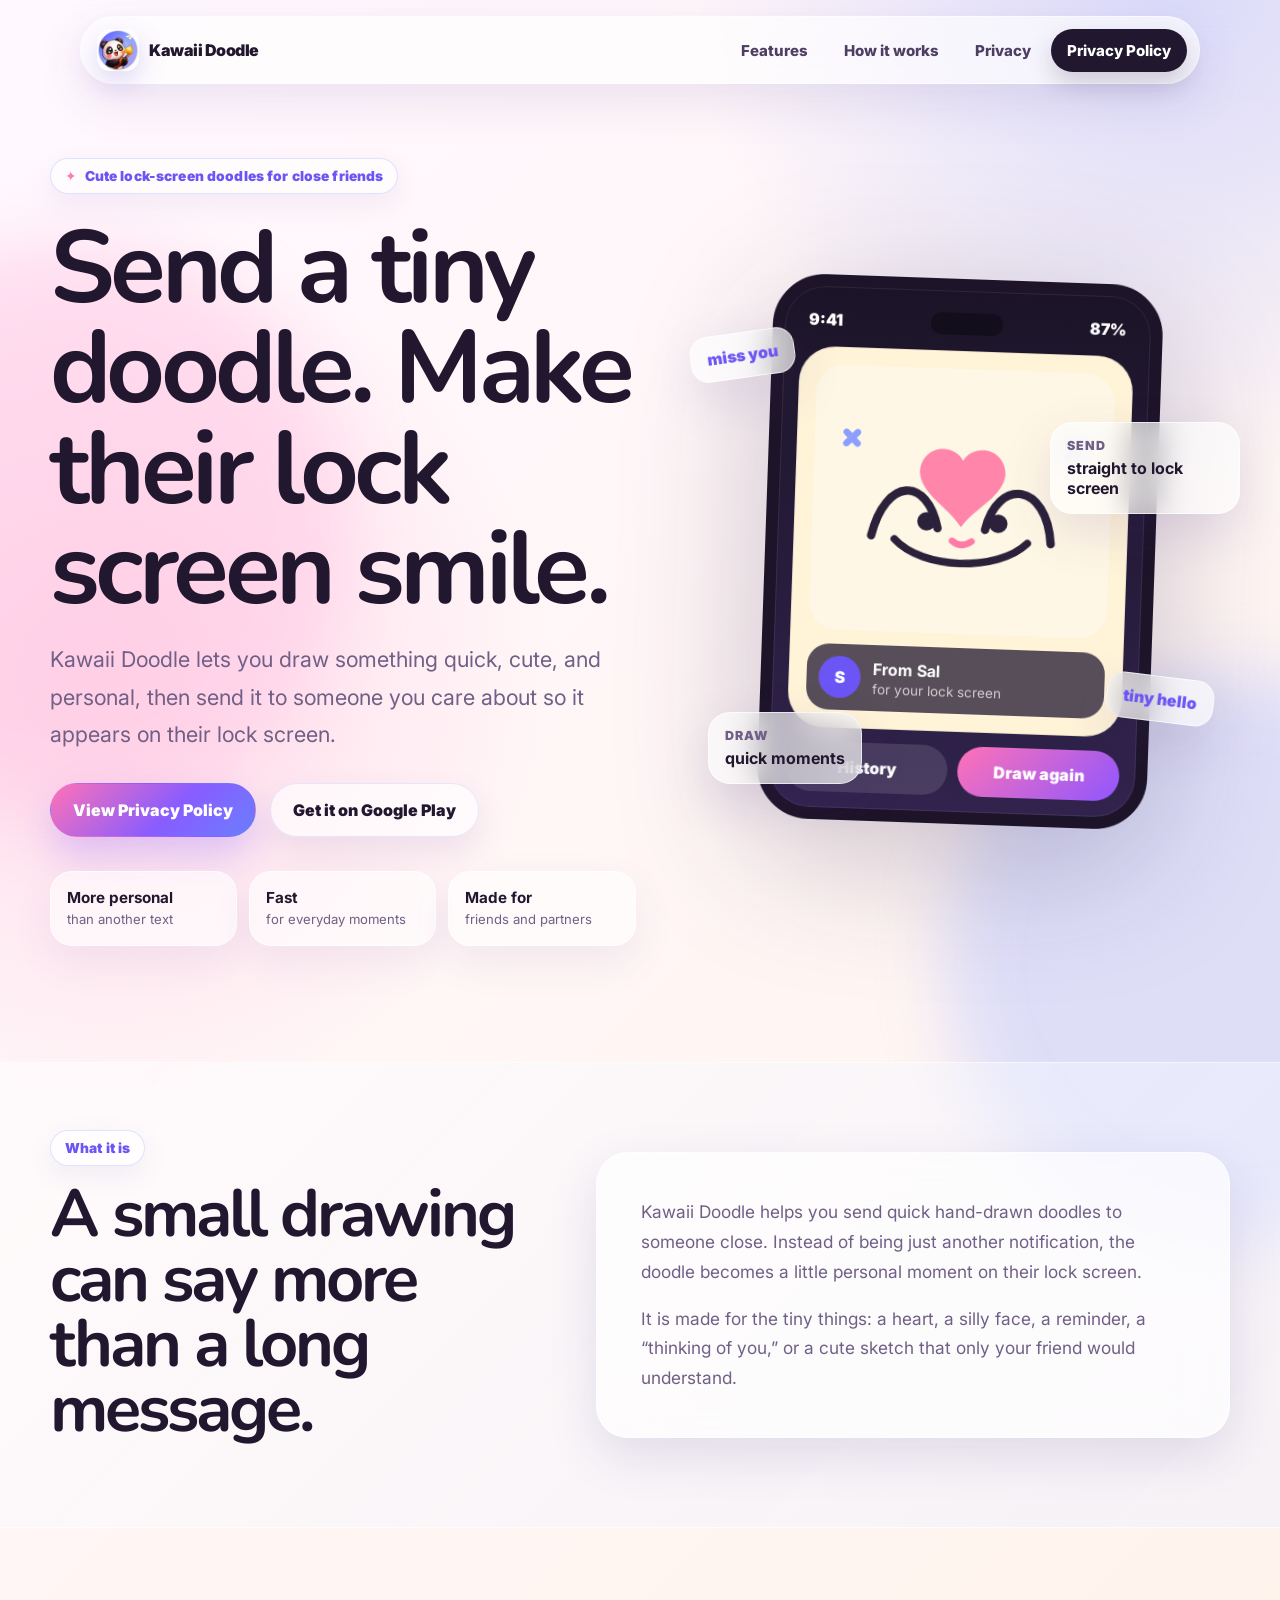
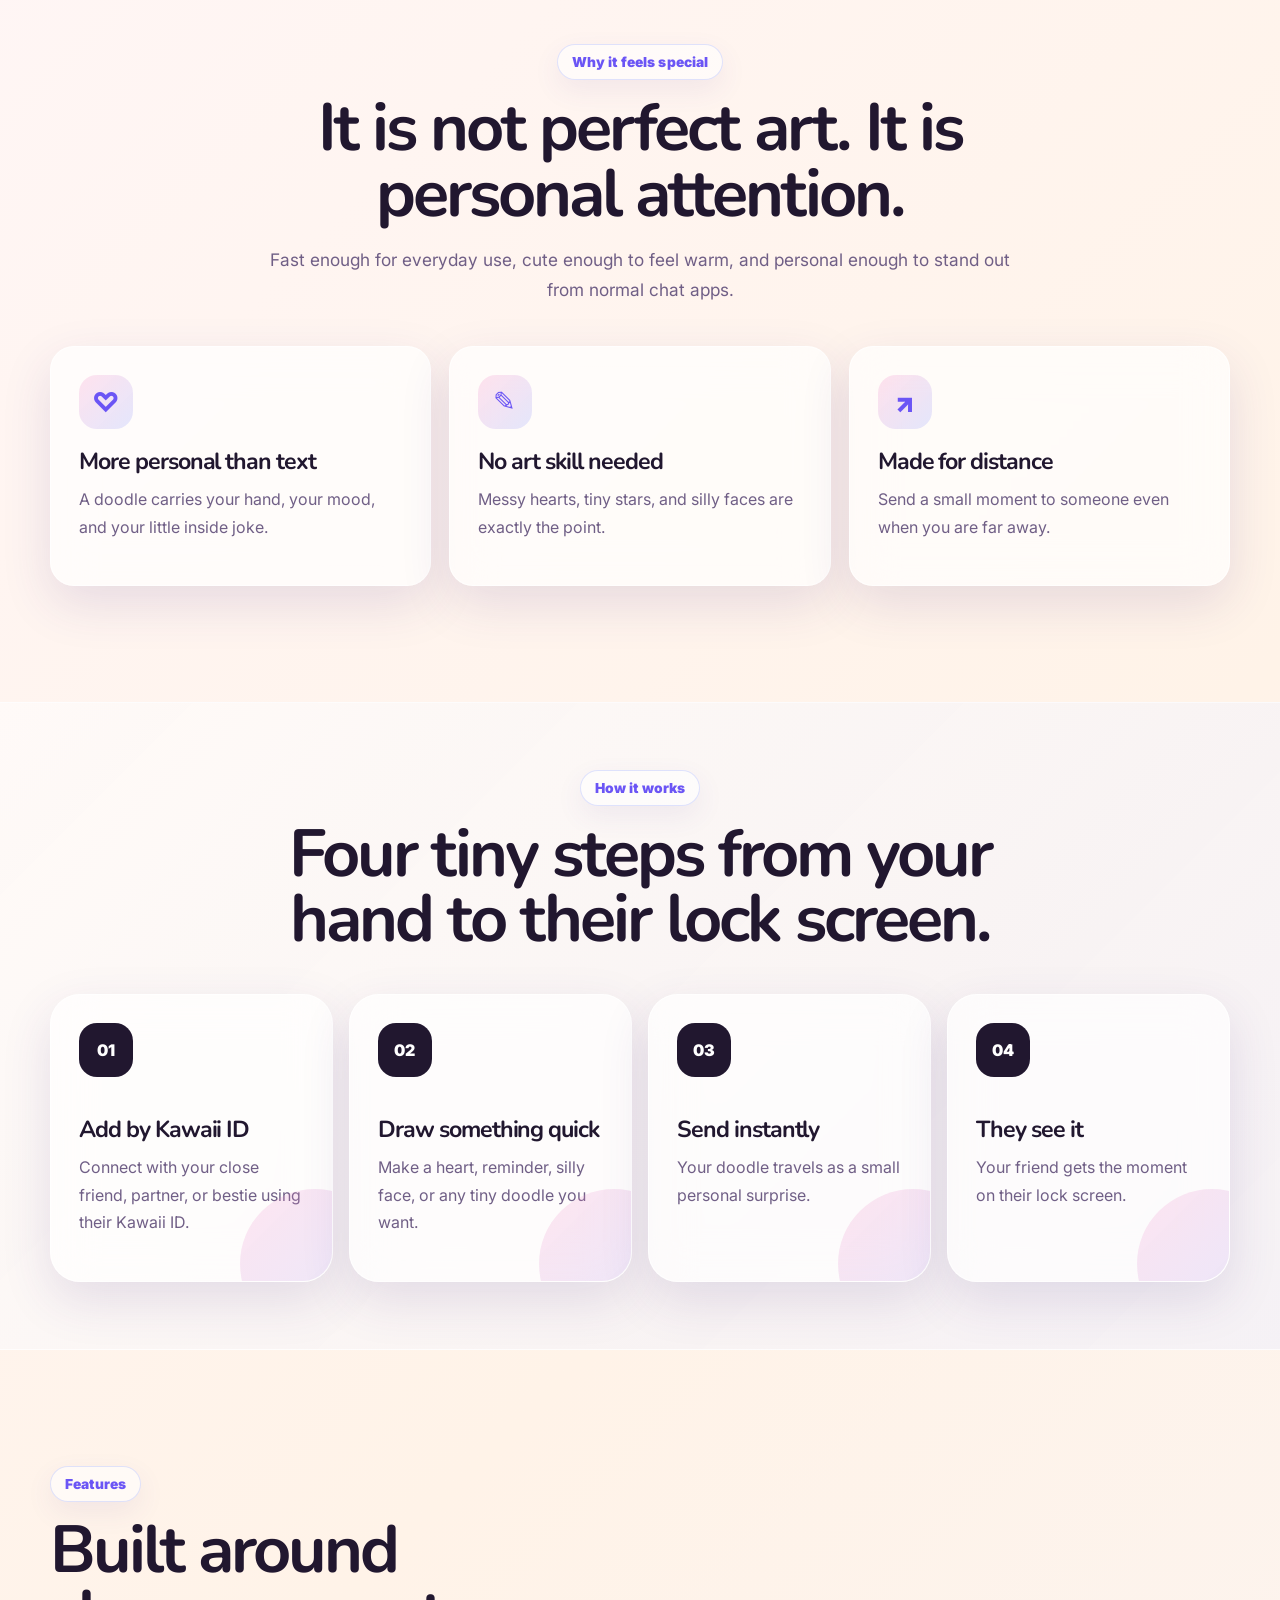
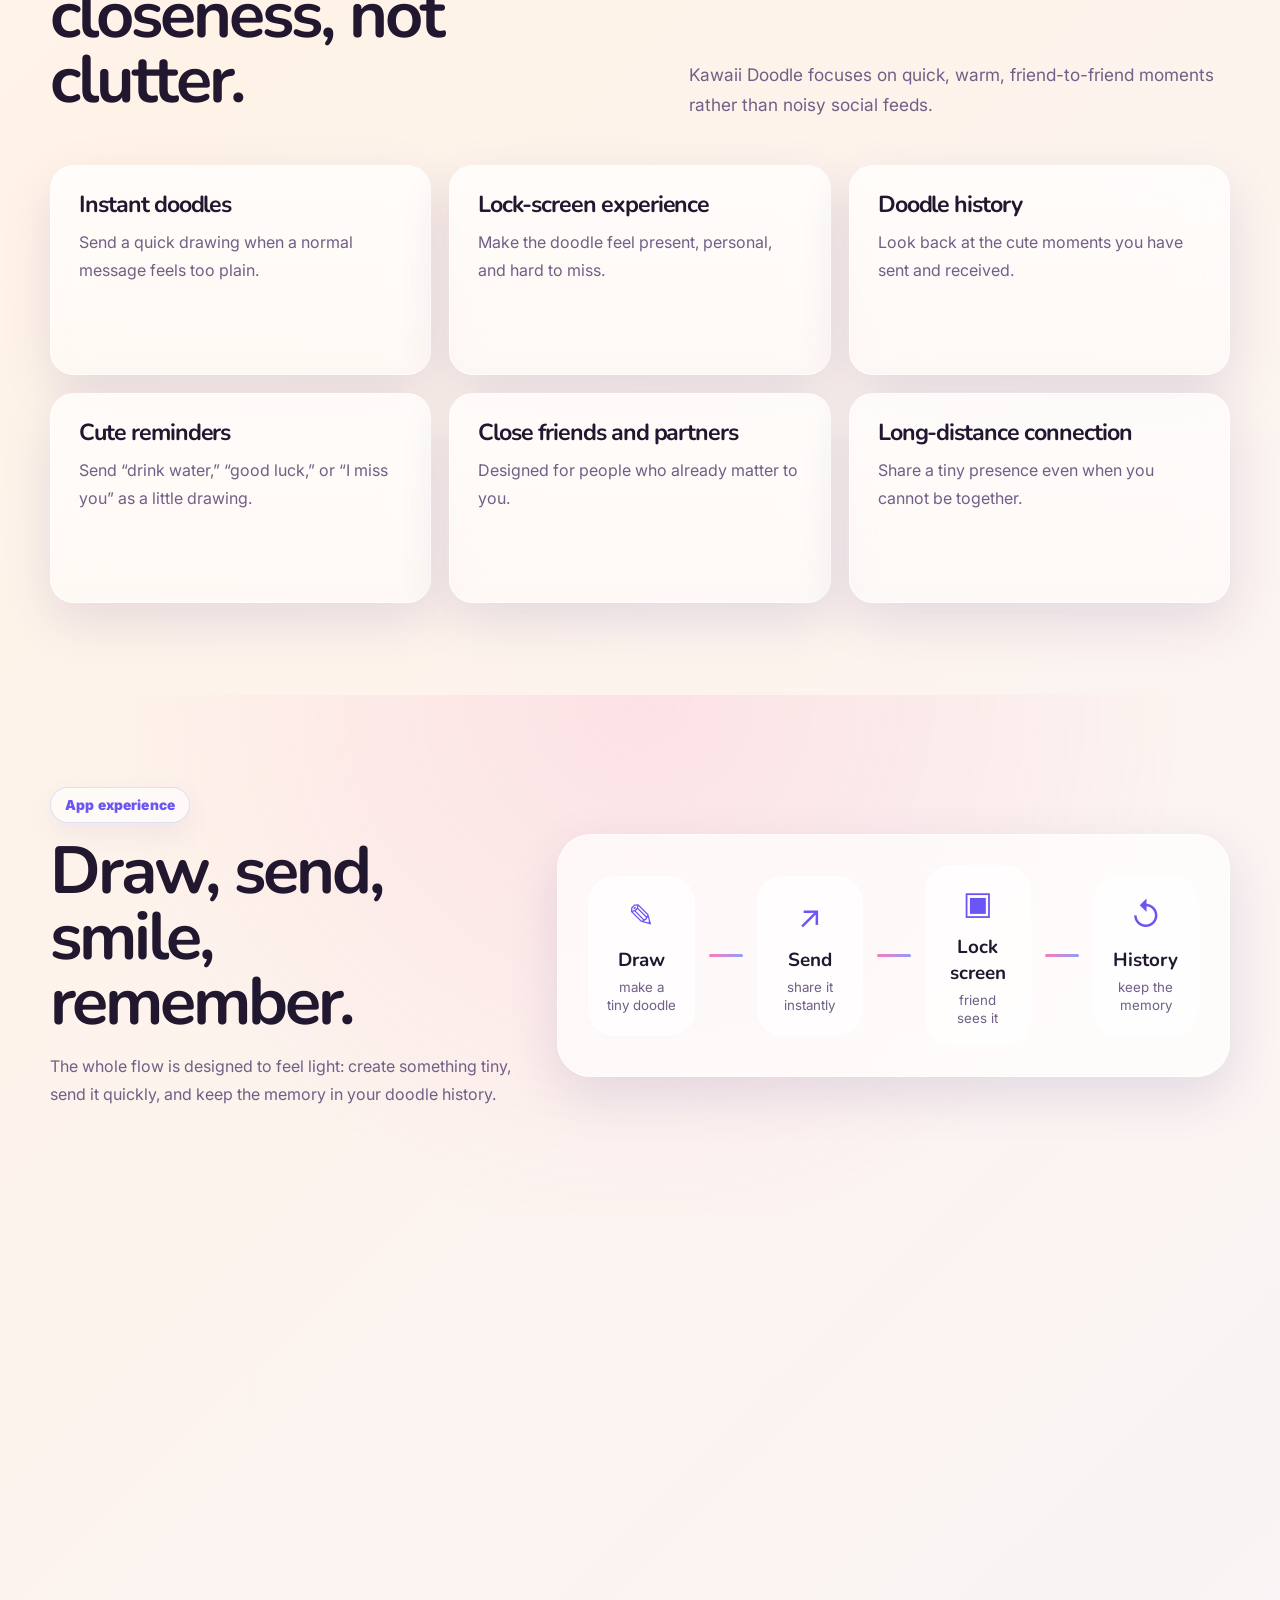
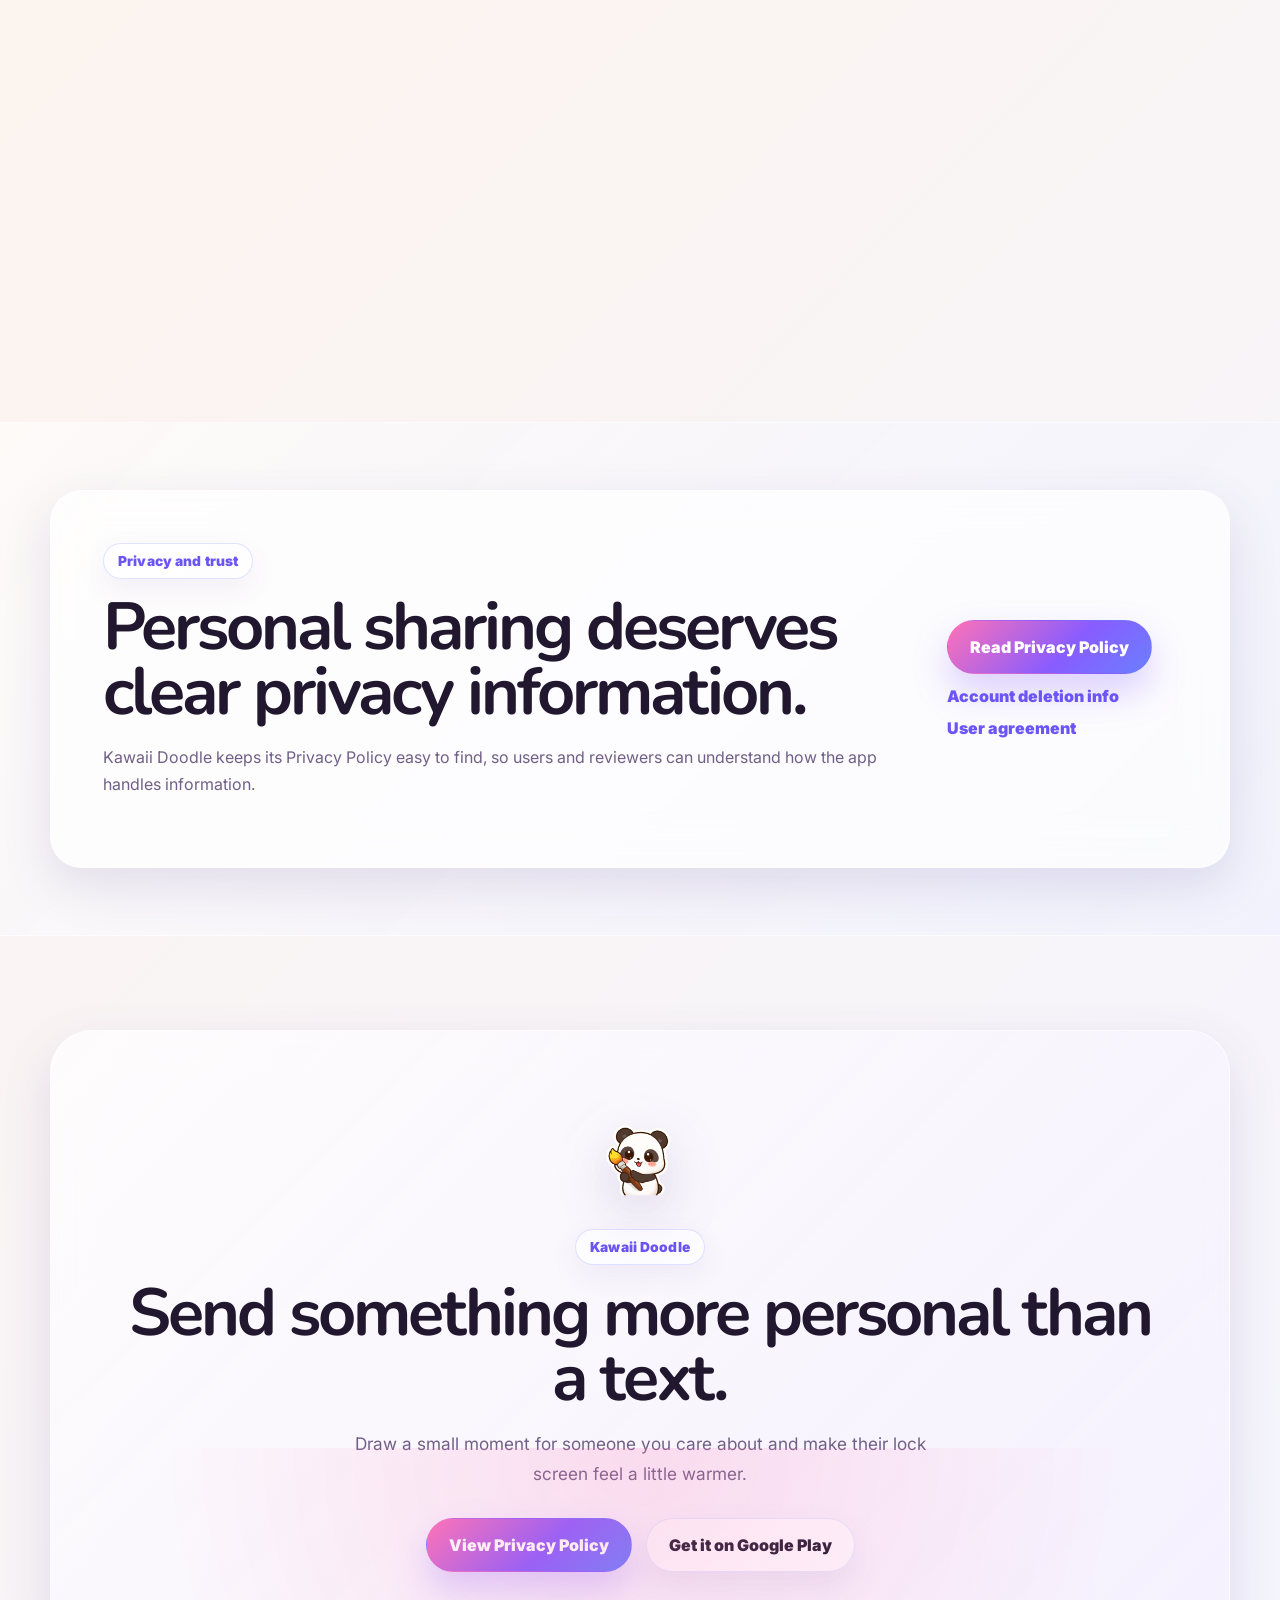
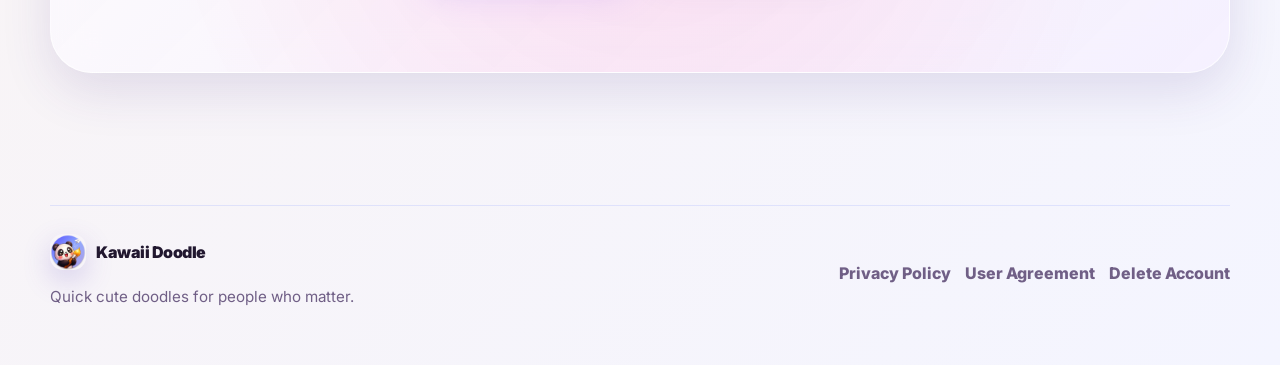
<file: index.html>
<!DOCTYPE html>
<html lang="en">
<head>
  <meta charset="UTF-8" />
  <meta name="viewport" content="width=device-width, initial-scale=1.0" />
  <title>Kawaii Doodle - Send Cute Doodles to Friends' Lock Screens</title>
  <meta name="description" content="Send cute doodles to close friends and make small personal moments appear on their lock screen." />
  <meta name="theme-color" content="#8C9EFF" />
  <meta name="robots" content="index, follow" />
  <meta property="og:title" content="Kawaii Doodle - Send Cute Doodles to Friends' Lock Screens" />
  <meta property="og:description" content="Send cute doodles to close friends and make small personal moments appear on their lock screen." />
  <meta property="og:type" content="website" />
  <meta property="og:image" content="/assets/kawaii-doodle-icon.png" />
  <link rel="icon" href="/assets/kawaii-doodle-icon.png" />
  <link rel="apple-touch-icon" href="/assets/kawaii-doodle-icon.png" />
  <link rel="preconnect" href="https://fonts.googleapis.com">
  <link rel="preconnect" href="https://fonts.gstatic.com" crossorigin>
  <link href="https://fonts.googleapis.com/css2?family=Inter:wght@500;600;700;800;900&family=Nunito:wght@600;700;800;900&display=swap" rel="stylesheet">
  <link rel="stylesheet" href="/styles.css" />
</head>
<body>
  <a class="skip-link" href="#main">Skip to content</a>

  <div class="page-glow page-glow-one" aria-hidden="true"></div>
  <div class="page-glow page-glow-two" aria-hidden="true"></div>
  <div class="noise" aria-hidden="true"></div>

  <header class="site-header" id="top">
    <nav class="nav-shell" aria-label="Primary navigation">
      <a class="brand" href="/#top" aria-label="Kawaii Doodle home">
        <img src="/assets/kawaii-doodle-icon.png" alt="Kawaii Doodle app icon" />
        <span>Kawaii Doodle</span>
      </a>
      <button class="nav-toggle" type="button" aria-label="Open menu" aria-expanded="false">
        <span></span><span></span><span></span>
      </button>
      <div class="nav-links" data-nav-links>
        <a href="/#features">Features</a>
        <a href="/#how-it-works">How it works</a>
        <a href="#privacy">Privacy</a>
        <a class="nav-pill" href="/privacy-policy.html">Privacy Policy</a>
      </div>
    </nav>
  </header>

  <main id="main">
    <section class="hero section-pad">
      <div class="container hero-grid">
        <div class="hero-copy reveal">
          <div class="eyebrow"><span class="spark">✦</span> Cute lock-screen doodles for close friends</div>
          <h1>Send a tiny doodle. Make their lock screen smile.</h1>
          <p class="hero-text">Kawaii Doodle lets you draw something quick, cute, and personal, then send it to someone you care about so it appears on their lock screen.</p>
          <div class="hero-actions">
            <a class="btn btn-primary" href="/privacy-policy.html">View Privacy Policy</a>
            <a class="btn btn-secondary" href="https://play.google.com/store/apps/details?id=com.kawaii.doodle" target="_blank" rel="noopener">Get it on Google Play</a>
          </div>
          <div class="hero-proof" aria-label="App highlights">
            <div><strong>More personal</strong><span>than another text</span></div>
            <div><strong>Fast</strong><span>for everyday moments</span></div>
            <div><strong>Made for</strong><span>friends and partners</span></div>
          </div>
        </div>

        <div class="hero-art reveal delay-1" aria-label="Kawaii Doodle app preview">
          <div class="floating-note note-one">miss you</div>
          <div class="floating-note note-two">tiny hello</div>
          <div class="phone-wrap">
            <div class="phone-frame">
              <div class="phone-top"><span>9:41</span><span class="phone-dot"></span><span>87%</span></div>
              <div class="lock-card">
                <div class="doodle-canvas" aria-hidden="true">
                  <svg viewBox="0 0 320 230" role="img" aria-label="Cute hand-drawn doodle">
                    <path d="M64 155 C78 92, 122 90, 135 145" fill="none" stroke="#2b213a" stroke-width="9" stroke-linecap="round"/>
                    <path d="M186 145 C198 88, 251 92, 257 158" fill="none" stroke="#2b213a" stroke-width="9" stroke-linecap="round"/>
                    <path d="M89 158 C120 190, 201 190, 232 158" fill="none" stroke="#2b213a" stroke-width="8" stroke-linecap="round"/>
                    <circle cx="123" cy="138" r="10" fill="#2b213a"/>
                    <circle cx="200" cy="138" r="10" fill="#2b213a"/>
                    <path d="M151 158 Q161 166 172 158" fill="none" stroke="#ff7aa5" stroke-width="7" stroke-linecap="round"/>
                    <path d="M160 72 C170 52, 205 56, 206 85 C204 109, 175 121, 160 143 C145 121, 116 109, 114 85 C115 56, 150 52, 160 72Z" fill="#ff7aa5" opacity=".9"/>
                    <path d="M34 45 L46 57 M46 45 L34 57 M273 50 L287 64 M287 50 L273 64" stroke="#8C9EFF" stroke-width="7" stroke-linecap="round"/>
                  </svg>
                </div>
                <div class="message-row">
                  <div class="avatar-mini">S</div>
                  <div><strong>From Sal</strong><span>for your lock screen</span></div>
                </div>
              </div>
              <div class="phone-buttons">
                <button type="button">History</button>
                <button type="button">Draw again</button>
              </div>
            </div>
          </div>
          <div class="mini-card mini-card-one"><span>Draw</span><strong>quick moments</strong></div>
          <div class="mini-card mini-card-two"><span>Send</span><strong>straight to lock screen</strong></div>
        </div>
      </div>
    </section>

    <section class="section-pad soft-panel" id="about">
      <div class="container two-col">
        <div class="section-intro reveal">
          <span class="section-kicker">What it is</span>
          <h2>A small drawing can say more than a long message.</h2>
        </div>
        <div class="story-card reveal delay-1">
          <p>Kawaii Doodle helps you send quick hand-drawn doodles to someone close. Instead of being just another notification, the doodle becomes a little personal moment on their lock screen.</p>
          <p>It is made for the tiny things: a heart, a silly face, a reminder, a “thinking of you,” or a cute sketch that only your friend would understand.</p>
        </div>
      </div>
    </section>

    <section class="section-pad" id="special">
      <div class="container">
        <div class="center-copy reveal">
          <span class="section-kicker">Why it feels special</span>
          <h2>It is not perfect art. It is personal attention.</h2>
          <p>Fast enough for everyday use, cute enough to feel warm, and personal enough to stand out from normal chat apps.</p>
        </div>
        <div class="reason-grid">
          <article class="glass-card reveal"><span class="card-icon">♡</span><h3>More personal than text</h3><p>A doodle carries your hand, your mood, and your little inside joke.</p></article>
          <article class="glass-card reveal delay-1"><span class="card-icon">✎</span><h3>No art skill needed</h3><p>Messy hearts, tiny stars, and silly faces are exactly the point.</p></article>
          <article class="glass-card reveal delay-2"><span class="card-icon">↗</span><h3>Made for distance</h3><p>Send a small moment to someone even when you are far away.</p></article>
        </div>
      </div>
    </section>

    <section class="section-pad soft-panel" id="how-it-works">
      <div class="container">
        <div class="center-copy reveal">
          <span class="section-kicker">How it works</span>
          <h2>Four tiny steps from your hand to their lock screen.</h2>
        </div>
        <div class="steps">
          <article class="step-card reveal"><span>01</span><h3>Add by Kawaii ID</h3><p>Connect with your close friend, partner, or bestie using their Kawaii ID.</p></article>
          <article class="step-card reveal delay-1"><span>02</span><h3>Draw something quick</h3><p>Make a heart, reminder, silly face, or any tiny doodle you want.</p></article>
          <article class="step-card reveal delay-2"><span>03</span><h3>Send instantly</h3><p>Your doodle travels as a small personal surprise.</p></article>
          <article class="step-card reveal delay-3"><span>04</span><h3>They see it</h3><p>Your friend gets the moment on their lock screen.</p></article>
        </div>
      </div>
    </section>

    <section class="section-pad" id="features">
      <div class="container">
        <div class="split-heading reveal">
          <div><span class="section-kicker">Features</span><h2>Built around closeness, not clutter.</h2></div>
          <p>Kawaii Doodle focuses on quick, warm, friend-to-friend moments rather than noisy social feeds.</p>
        </div>
        <div class="feature-grid">
          <article class="feature-card reveal"><h3>Instant doodles</h3><p>Send a quick drawing when a normal message feels too plain.</p></article>
          <article class="feature-card reveal delay-1"><h3>Lock-screen experience</h3><p>Make the doodle feel present, personal, and hard to miss.</p></article>
          <article class="feature-card reveal delay-2"><h3>Doodle history</h3><p>Look back at the cute moments you have sent and received.</p></article>
          <article class="feature-card reveal"><h3>Cute reminders</h3><p>Send “drink water,” “good luck,” or “I miss you” as a little drawing.</p></article>
          <article class="feature-card reveal delay-1"><h3>Close friends and partners</h3><p>Designed for people who already matter to you.</p></article>
          <article class="feature-card reveal delay-2"><h3>Long-distance connection</h3><p>Share a tiny presence even when you cannot be together.</p></article>
        </div>
      </div>
    </section>

    <section class="section-pad experience" id="experience">
      <div class="container experience-grid">
        <div class="section-intro reveal">
          <span class="section-kicker">App experience</span>
          <h2>Draw, send, smile, remember.</h2>
          <p>The whole flow is designed to feel light: create something tiny, send it quickly, and keep the memory in your doodle history.</p>
        </div>
        <div class="flow-card reveal delay-1" aria-label="Kawaii Doodle flow">
          <div class="flow-step"><span>✎</span><strong>Draw</strong><small>make a tiny doodle</small></div>
          <div class="flow-line"></div>
          <div class="flow-step"><span>↗</span><strong>Send</strong><small>share it instantly</small></div>
          <div class="flow-line"></div>
          <div class="flow-step"><span>▣</span><strong>Lock screen</strong><small>friend sees it</small></div>
          <div class="flow-line"></div>
          <div class="flow-step"><span>↺</span><strong>History</strong><small>keep the memory</small></div>
        </div>
      </div>
    </section>

    <section class="section-pad app-shot-section">
      <div class="container app-shot-grid">
        <div class="app-shot-copy reveal">
          <span class="section-kicker">Real app feel</span>
          <h2>Cute, dark, soft, and made for daily doodles.</h2>
          <p>The app experience is built around fast drawing, friend moments, doodle history, and small magical touches that make sending feel fun.</p>
        </div>
        <div class="screenshot-shell reveal delay-1">
          <img src="/assets/kawaii-doodle-app-home.png" alt="Kawaii Doodle app home screen preview" loading="lazy" />
        </div>
      </div>
    </section>

    <section class="section-pad soft-panel" id="privacy">
      <div class="container privacy-card reveal">
        <div>
          <span class="section-kicker">Privacy and trust</span>
          <h2>Personal sharing deserves clear privacy information.</h2>
          <p>Kawaii Doodle keeps its Privacy Policy easy to find, so users and reviewers can understand how the app handles information.</p>
        </div>
        <div class="privacy-actions">
          <a class="btn btn-primary" href="/privacy-policy.html">Read Privacy Policy</a>
          <a class="text-link" href="/delete-account.html">Account deletion info</a>
          <a class="text-link" href="/user-agreement.html">User agreement</a>
        </div>
      </div>
    </section>

    <section class="section-pad final-cta">
      <div class="container final-card reveal">
        <img src="/assets/kawaii-panda.png" alt="Cute Kawaii Doodle panda mascot" loading="lazy" />
        <span class="section-kicker">Kawaii Doodle</span>
        <h2>Send something more personal than a text.</h2>
        <p>Draw a small moment for someone you care about and make their lock screen feel a little warmer.</p>
        <div class="hero-actions centered">
          <a class="btn btn-primary" href="/privacy-policy.html">View Privacy Policy</a>
          <a class="btn btn-secondary" href="https://play.google.com/store/apps/details?id=com.kawaii.doodle" target="_blank" rel="noopener">Get it on Google Play</a>
        </div>
      </div>
    </section>
  </main>

  <footer class="site-footer">
    <div class="container footer-grid">
      <div>
        <a class="brand footer-brand" href="/#top"><img src="/assets/kawaii-doodle-icon.png" alt="" /> <span>Kawaii Doodle</span></a>
        <p>Quick cute doodles for people who matter.</p>
      </div>
      <div class="footer-links">
        <a href="/privacy-policy.html">Privacy Policy</a>
        <a href="/user-agreement.html">User Agreement</a>
        <a href="/delete-account.html">Delete Account</a>
      </div>
    </div>
  </footer>

  <script src="/script.js"></script>
</body>
</html>
</file>
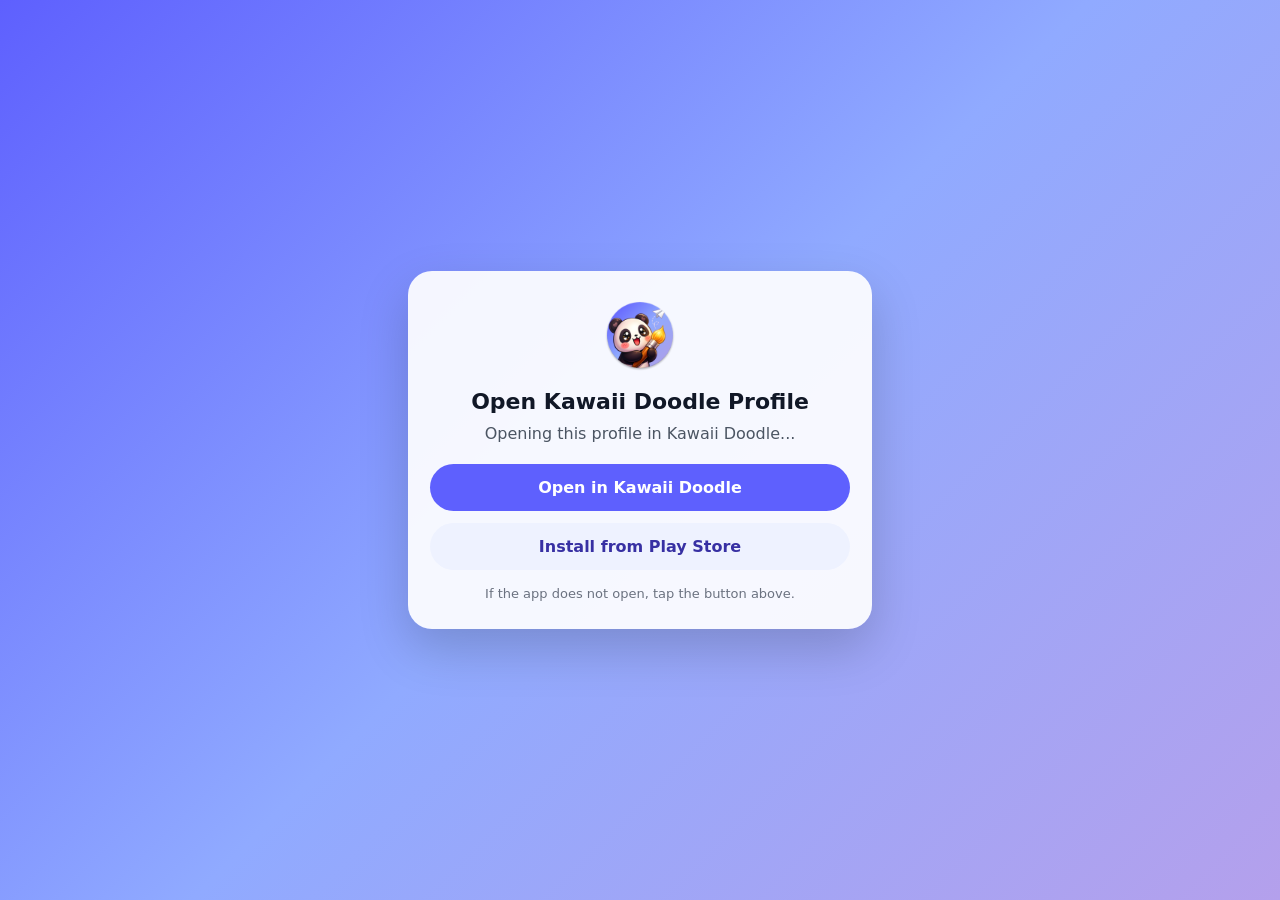
<file: profile/index.html>
<!DOCTYPE html>
<html lang="en">
<head>
  <meta charset="utf-8" />
  <meta name="viewport" content="width=device-width, initial-scale=1" />
  <title>Open Kawaii Doodle Profile</title>

  <style>
    body {
      margin: 0;
      min-height: 100vh;
      display: flex;
      align-items: center;
      justify-content: center;
      font-family: system-ui, -apple-system, BlinkMacSystemFont, "Segoe UI", sans-serif;
      background: linear-gradient(135deg, #5E60FE 0%, #90AAFF 50%, #B4A0EC 100%);
      color: #111827;
    }

    .card {
      width: min(90vw, 420px);
      background: rgba(255,255,255,0.92);
      border-radius: 24px;
      padding: 28px 22px;
      text-align: center;
      box-shadow: 0 20px 50px rgba(0,0,0,0.18);
    }

    .logo {
      width: 72px;
      height: 72px;
      border-radius: 20px;
      margin-bottom: 14px;
    }

    h1 {
      font-size: 22px;
      margin: 0 0 8px;
    }

    p {
      margin: 0 0 18px;
      color: #4b5563;
      line-height: 1.45;
    }

    a.button {
      display: block;
      text-decoration: none;
      border-radius: 999px;
      padding: 14px 18px;
      font-weight: 800;
      margin-top: 12px;
    }

    .primary {
      background: #5E60FE;
      color: white;
    }

    .secondary {
      background: #EEF2FF;
      color: #3730A3;
    }

    .small {
      font-size: 13px;
      color: #6b7280;
      margin-top: 16px;
    }
  </style>
</head>

<body>
  <main class="card">
    <img class="logo" src="/assets/kawaii-doodle-icon.png" alt="Kawaii Doodle" />

    <h1>Open Kawaii Doodle Profile</h1>
    <p>Opening this profile in Kawaii Doodle...</p>

    <a id="openApp" class="button primary" href="#">Open in Kawaii Doodle</a>
    <a class="button secondary" href="https://play.google.com/store/apps/details?id=com.kawaii.doodle">
      Install from Play Store
    </a>

    <div class="small">
      If the app does not open, tap the button above.
    </div>
  </main>

  <script>
    (function () {
      var params = new URLSearchParams(window.location.search);
      var id = params.get("id") || "";

      if (!id && window.location.pathname.indexOf("/profile/") === 0) {
        id = window.location.pathname.replace("/profile/", "").split("/")[0] || "";
      }

      id = decodeURIComponent(id).trim();

      var openButton = document.getElementById("openApp");

      if (!id) {
        document.querySelector("p").textContent = "This profile link is missing a profile ID.";
        openButton.style.display = "none";
        return;
      }

      var appLink = "com.kawaii.doodle://profile/" + encodeURIComponent(id);
      openButton.href = appLink;

      setTimeout(function () {
        window.location.href = appLink;
      }, 300);
    })();
  </script>
</body>
</html>
</file>
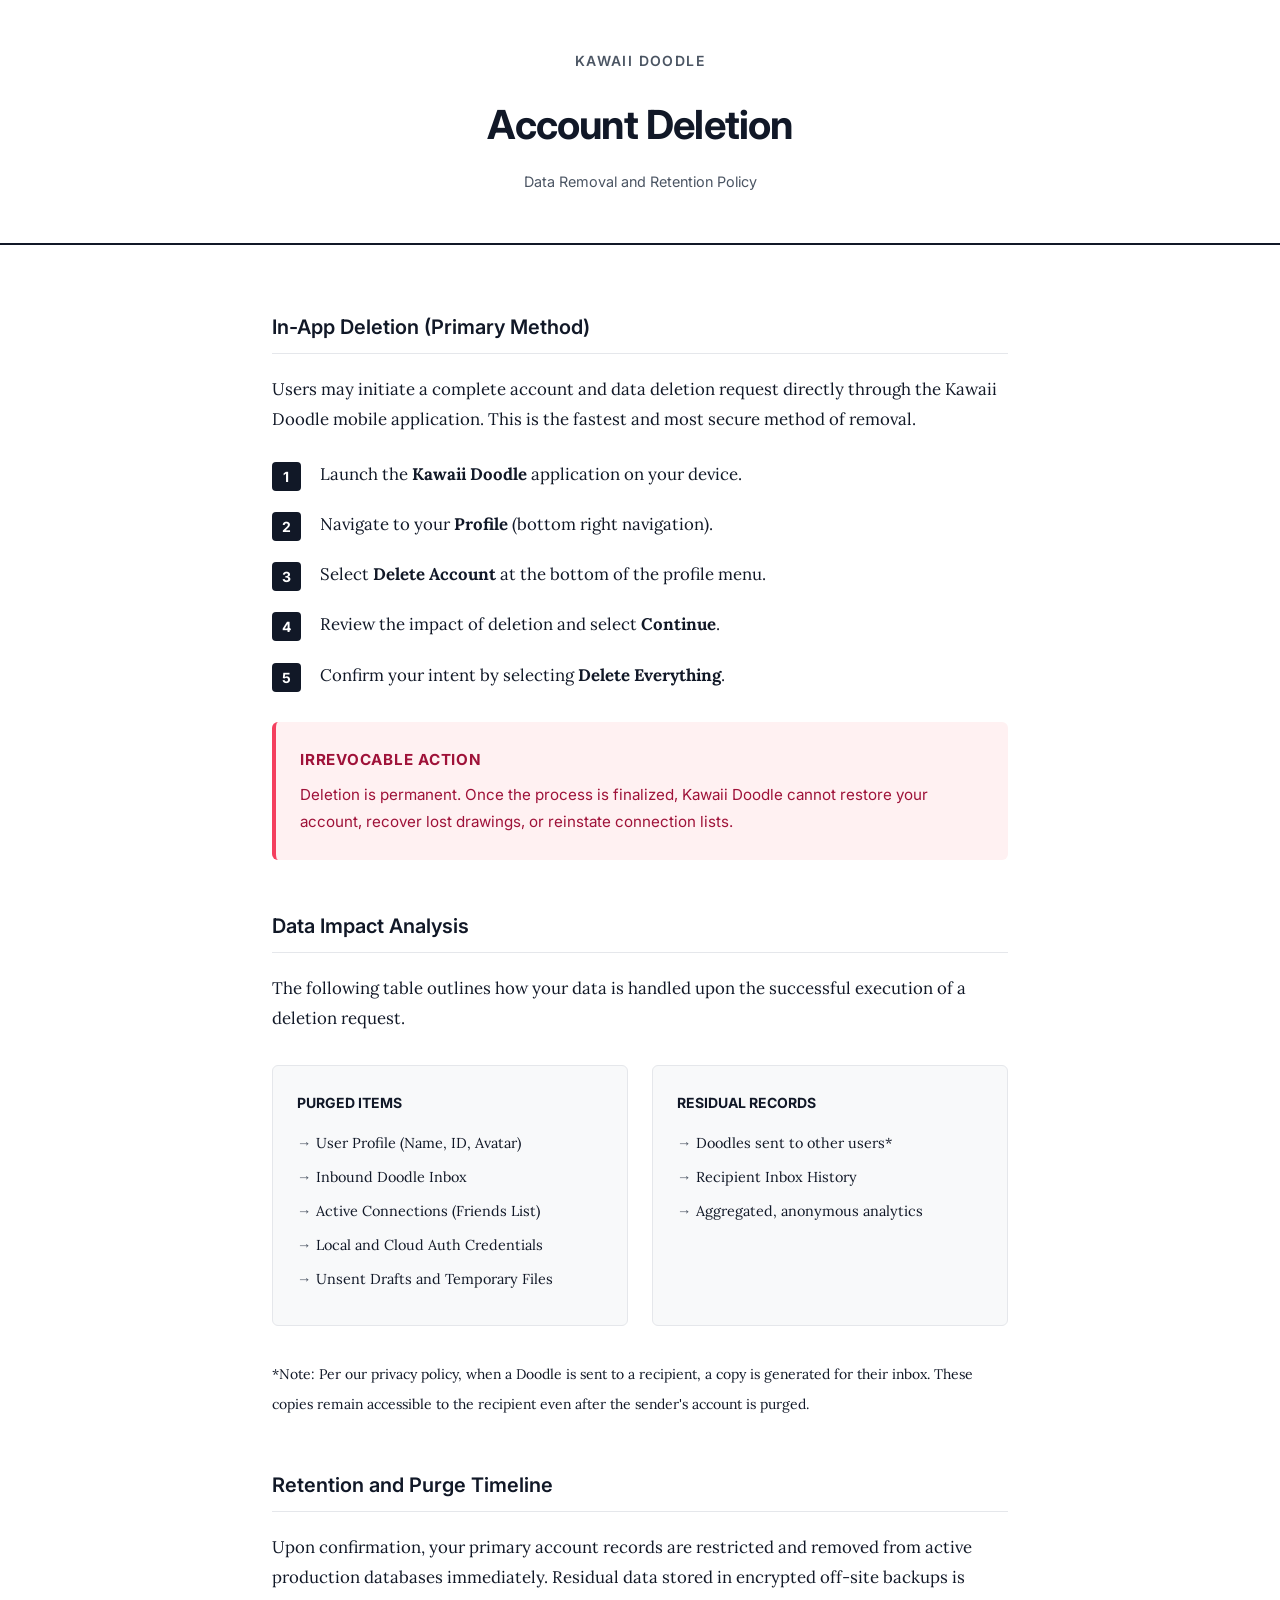
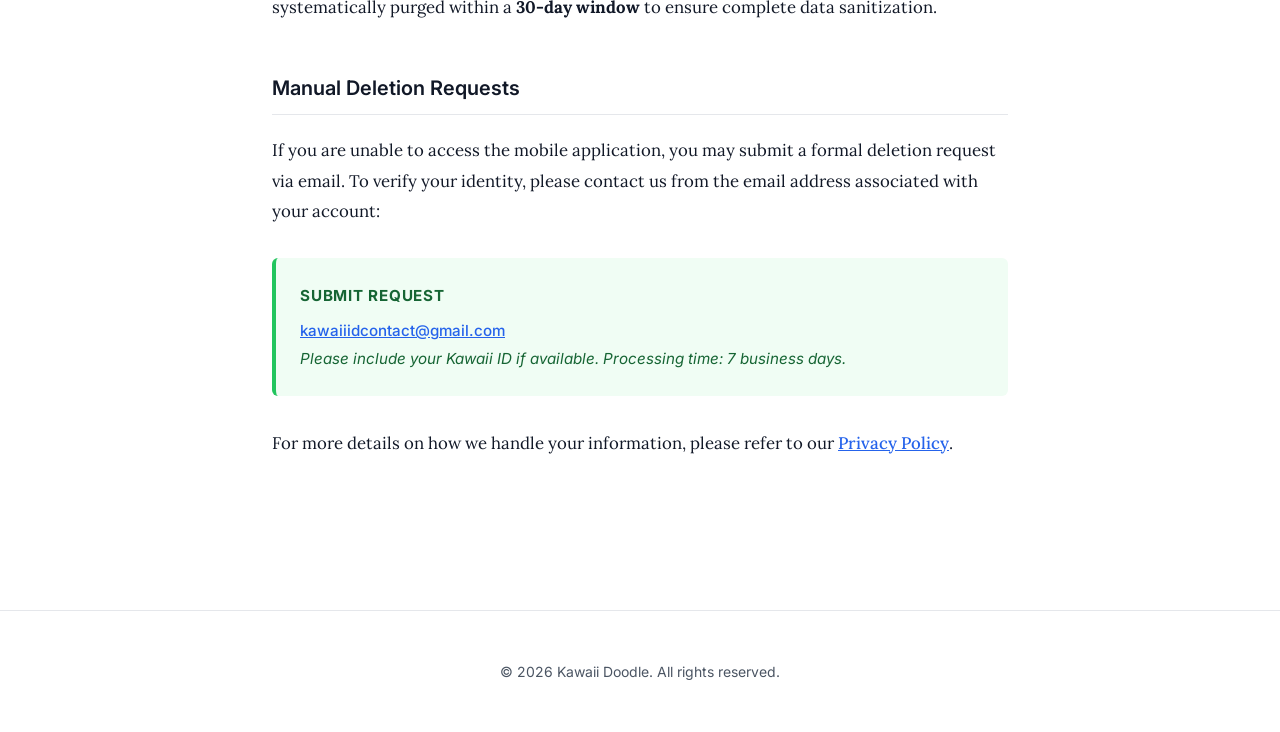
<file: delete-account.html>
<!DOCTYPE html>
<html lang="en">
<head>
  <meta charset="UTF-8" />
  <meta name="viewport" content="width=device-width, initial-scale=1.0" />
  <title>Account Deletion - Kawaii Doodle</title>
  
  <link rel="preconnect" href="https://fonts.googleapis.com">
  <link rel="preconnect" href="https://fonts.gstatic.com" crossorigin>
  <link href="https://fonts.googleapis.com/css2?family=Inter:wght@500;600;700&family=Lora:wght@400;500;600&display=swap" rel="stylesheet">

  <style>
    :root {
      --bg-page: #ffffff;
      --bg-sidebar: #f8f9fa;
      --text-main: #111827;
      --text-muted: #4b5563;
      --border-color: #e5e7eb;
      --link-color: #2563eb;
      --warning-bg: #fff1f2;
      --warning-border: #f43f5e;
      --warning-text: #9f1239;
      --success-bg: #f0fdf4;
      --success-border: #22c55e;
      --success-text: #166534;
    }

    @media (prefers-color-scheme: dark) {
      :root {
        --bg-page: #0d1117;
        --bg-sidebar: #161b22;
        --text-main: #e6edf3;
        --text-muted: #8b949e;
        --border-color: #30363d;
        --link-color: #58a6ff;
        --warning-bg: #2d161b;
        --warning-border: #e11d48;
        --warning-text: #fda4af;
        --success-bg: #052e16;
        --success-border: #15803d;
        --success-text: #bbf7d0;
      }
    }

    *, *::before, *::after { box-sizing: border-box; margin: 0; padding: 0; }
    html { scroll-behavior: smooth; }
    
    body {
      font-family: 'Lora', Georgia, serif;
      background-color: var(--bg-page);
      color: var(--text-main);
      line-height: 1.8;
      font-size: 1.05rem;
      -webkit-font-smoothing: antialiased;
    }

    /* Official Header */
    .legal-header {
      background-color: var(--bg-page);
      border-bottom: 2px solid var(--text-main);
      padding: 3rem 2rem;
      text-align: center;
      font-family: 'Inter', sans-serif;
    }

    .project-name {
      font-size: 0.875rem;
      text-transform: uppercase;
      letter-spacing: 0.1em;
      color: var(--text-muted);
      font-weight: 600;
      margin-bottom: 1rem;
    }

    .legal-header h1 {
      font-size: 2.5rem;
      font-weight: 700;
      letter-spacing: -0.02em;
      color: var(--text-main);
      margin-bottom: 0.5rem;
    }

    /* Layout */
    .container {
      max-width: 800px;
      margin: 0 auto;
      padding: 4rem 2rem;
    }

    .document-body h2 {
      font-family: 'Inter', sans-serif;
      font-size: 1.25rem;
      font-weight: 600;
      color: var(--text-main);
      margin: 3rem 0 1.25rem;
      padding-bottom: 0.5rem;
      border-bottom: 1px solid var(--border-color);
    }

    .document-body h2:first-of-type { margin-top: 0; }

    .document-body p { margin-bottom: 1.5rem; }

    /* Instructions List */
    .instruction-list {
      counter-reset: step;
      list-style: none;
      margin-bottom: 2rem;
    }

    .instruction-list li {
      position: relative;
      padding-left: 3rem;
      margin-bottom: 1.25rem;
    }

    .instruction-list li::before {
      counter-increment: step;
      content: counter(step);
      position: absolute;
      left: 0;
      top: 0.2rem;
      width: 1.8rem;
      height: 1.8rem;
      background: var(--text-main);
      color: var(--bg-page);
      border-radius: 4px;
      display: flex;
      align-items: center;
      justify-content: center;
      font-family: 'Inter', sans-serif;
      font-weight: 700;
      font-size: 0.875rem;
    }

    /* Callout Boxes */
    .callout {
      padding: 1.5rem;
      border-radius: 6px;
      border-left: 4px solid;
      margin: 2rem 0;
      font-family: 'Inter', sans-serif;
      font-size: 0.95rem;
    }

    .callout.warning {
      background-color: var(--warning-bg);
      border-left-color: var(--warning-border);
      color: var(--warning-text);
    }

    .callout.success {
      background-color: var(--success-bg);
      border-left-color: var(--success-border);
      color: var(--success-text);
    }

    .callout strong { display: block; margin-bottom: 0.5rem; text-transform: uppercase; letter-spacing: 0.05em; }

    /* Grid for data list */
    .data-grid {
      display: grid;
      grid-template-columns: 1fr 1fr;
      gap: 1.5rem;
      margin: 2rem 0;
    }

    .data-card {
      background: var(--bg-sidebar);
      padding: 1.5rem;
      border-radius: 6px;
      border: 1px solid var(--border-color);
    }

    .data-card h4 {
      font-family: 'Inter', sans-serif;
      font-size: 0.875rem;
      text-transform: uppercase;
      margin-bottom: 1rem;
      color: var(--text-main);
    }

    .data-card ul {
      list-style: none;
      font-size: 0.9rem;
    }

    .data-card li { margin-bottom: 0.5rem; padding-left: 1.2rem; position: relative; }
    .data-card li::before { content: "→"; position: absolute; left: 0; color: var(--text-muted); }

    .document-body a {
      color: var(--link-color);
      text-decoration: underline;
      font-weight: 500;
    }

    footer {
      text-align: center;
      padding: 3rem 2rem;
      font-family: 'Inter', sans-serif;
      font-size: 0.875rem;
      color: var(--text-muted);
      border-top: 1px solid var(--border-color);
      margin-top: 4rem;
    }

    @media (max-width: 650px) {
      .data-grid { grid-template-columns: 1fr; }
      .legal-header h1 { font-size: 2rem; }
    }
  </style>
</head>
<body>

  <header class="legal-header">
    <div class="project-name">Kawaii Doodle</div>
    <h1>Account Deletion</h1>
    <p style="color: var(--text-muted); font-size: 0.9rem; font-family: 'Inter', sans-serif;">Data Removal and Retention Policy</p>
  </header>

  <div class="container">
    <main class="document-body">
      
      <h2>In-App Deletion (Primary Method)</h2>
      <p>Users may initiate a complete account and data deletion request directly through the Kawaii Doodle mobile application. This is the fastest and most secure method of removal.</p>
      
      <ol class="instruction-list">
        <li>Launch the <strong>Kawaii Doodle</strong> application on your device.</li>
        <li>Navigate to your <strong>Profile</strong> (bottom right navigation).</li>
        <li>Select <strong>Delete Account</strong> at the bottom of the profile menu.</li>
        <li>Review the impact of deletion and select <strong>Continue</strong>.</li>
        <li>Confirm your intent by selecting <strong>Delete Everything</strong>.</li>
      </ol>

      <div class="callout warning">
        <strong>Irrevocable Action</strong>
        Deletion is permanent. Once the process is finalized, Kawaii Doodle cannot restore your account, recover lost drawings, or reinstate connection lists.
      </div>

      <h2>Data Impact Analysis</h2>
      <p>The following table outlines how your data is handled upon the successful execution of a deletion request.</p>
      
      <div class="data-grid">
        <div class="data-card">
          <h4>Purged Items</h4>
          <ul>
            <li>User Profile (Name, ID, Avatar)</li>
            <li>Inbound Doodle Inbox</li>
            <li>Active Connections (Friends List)</li>
            <li>Local and Cloud Auth Credentials</li>
            <li>Unsent Drafts and Temporary Files</li>
          </ul>
        </div>
        <div class="data-card">
          <h4>Residual Records</h4>
          <ul>
            <li>Doodles sent to other users*</li>
            <li>Recipient Inbox History</li>
            <li>Aggregated, anonymous analytics</li>
          </ul>
        </div>
      </div>
      <p><small>*Note: Per our privacy policy, when a Doodle is sent to a recipient, a copy is generated for their inbox. These copies remain accessible to the recipient even after the sender's account is purged.</small></p>

      <h2>Retention and Purge Timeline</h2>
      <p>Upon confirmation, your primary account records are restricted and removed from active production databases immediately. Residual data stored in encrypted off-site backups is systematically purged within a <strong>30-day window</strong> to ensure complete data sanitization.</p>

      <h2>Manual Deletion Requests</h2>
      <p>If you are unable to access the mobile application, you may submit a formal deletion request via email. To verify your identity, please contact us from the email address associated with your account:</p>
      
      <div class="callout success">
        <strong>Submit Request</strong>
        <a href="mailto:kawaiiidcontact@gmail.com">kawaiiidcontact@gmail.com</a><br>
        <em>Please include your Kawaii ID if available. Processing time: 7 business days.</em>
      </div>

      <p>For more details on how we handle your information, please refer to our <a href="https://anish01234.github.io/privacy-policy.html">Privacy Policy</a>.</p>

    </main>
  </div>

  <footer>
    <p>&copy; 2026 Kawaii Doodle. All rights reserved.</p>
  </footer>

</body>
</html>
</file>
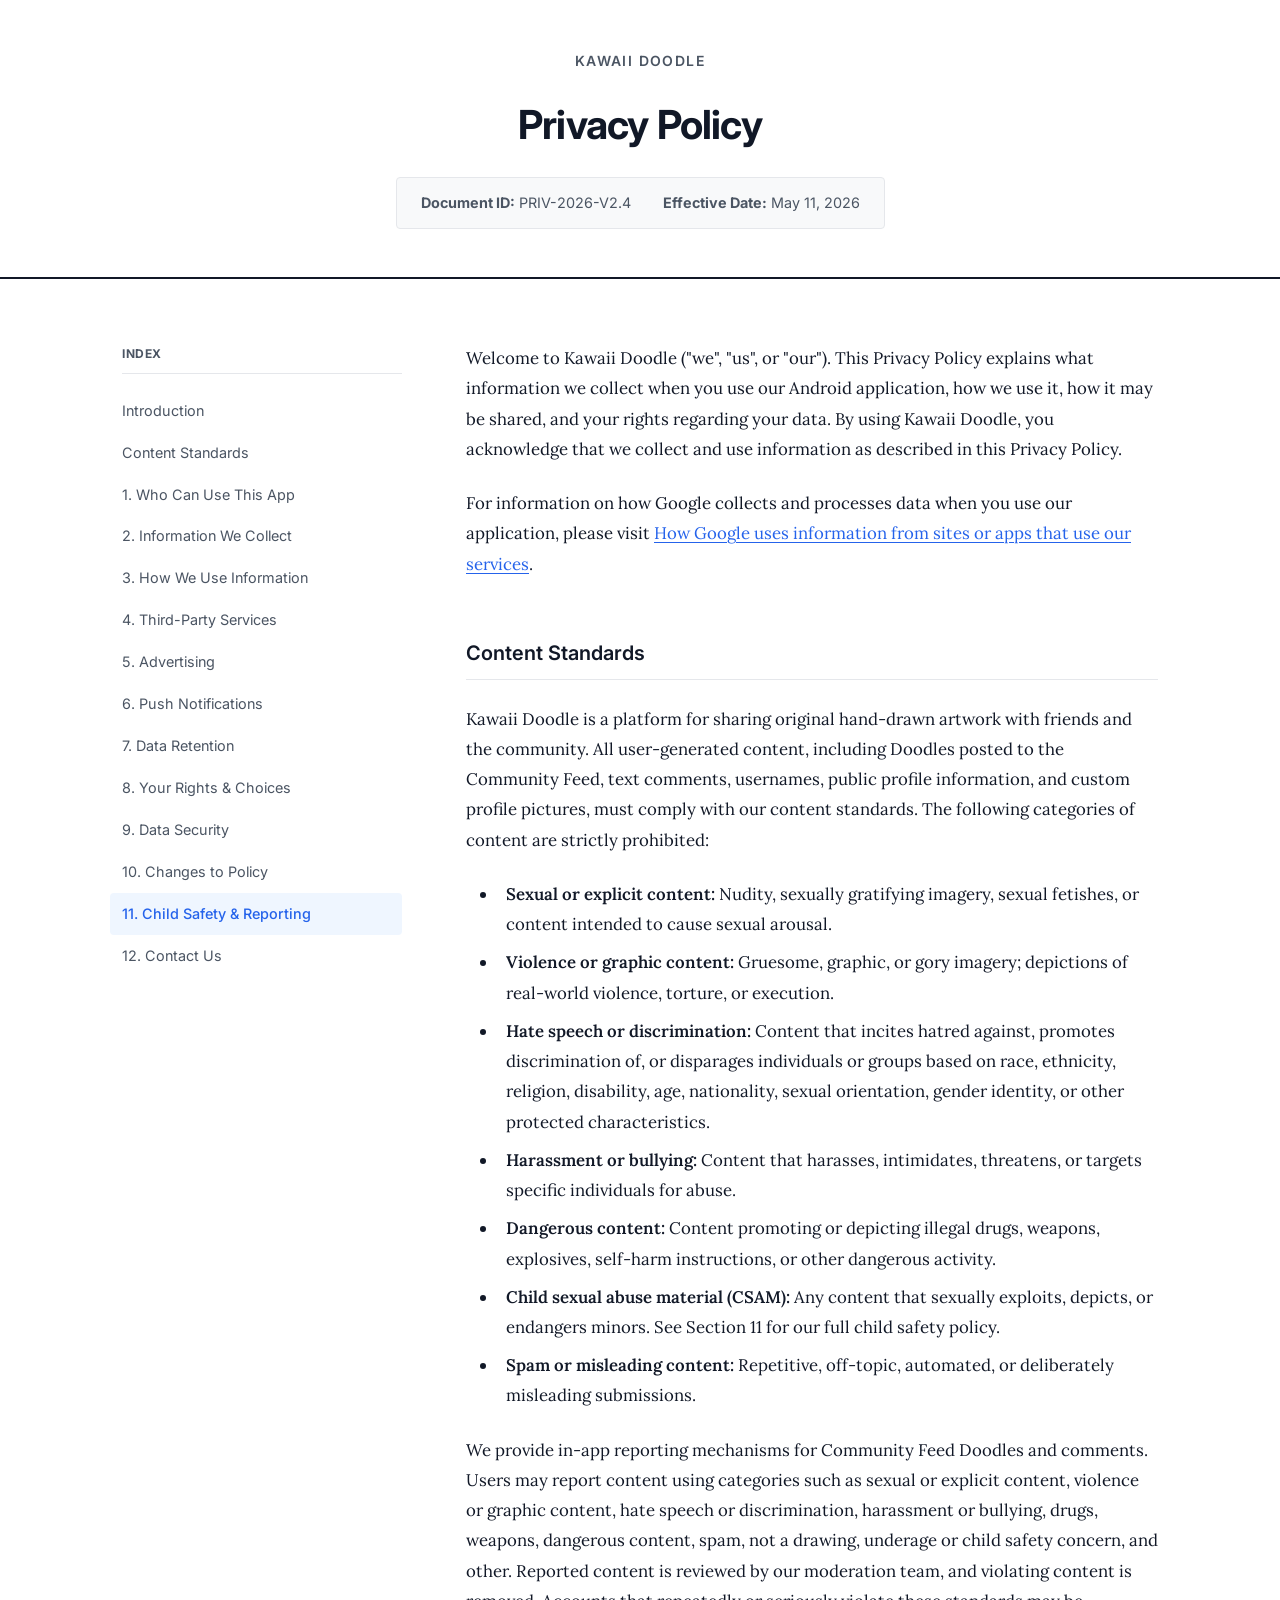
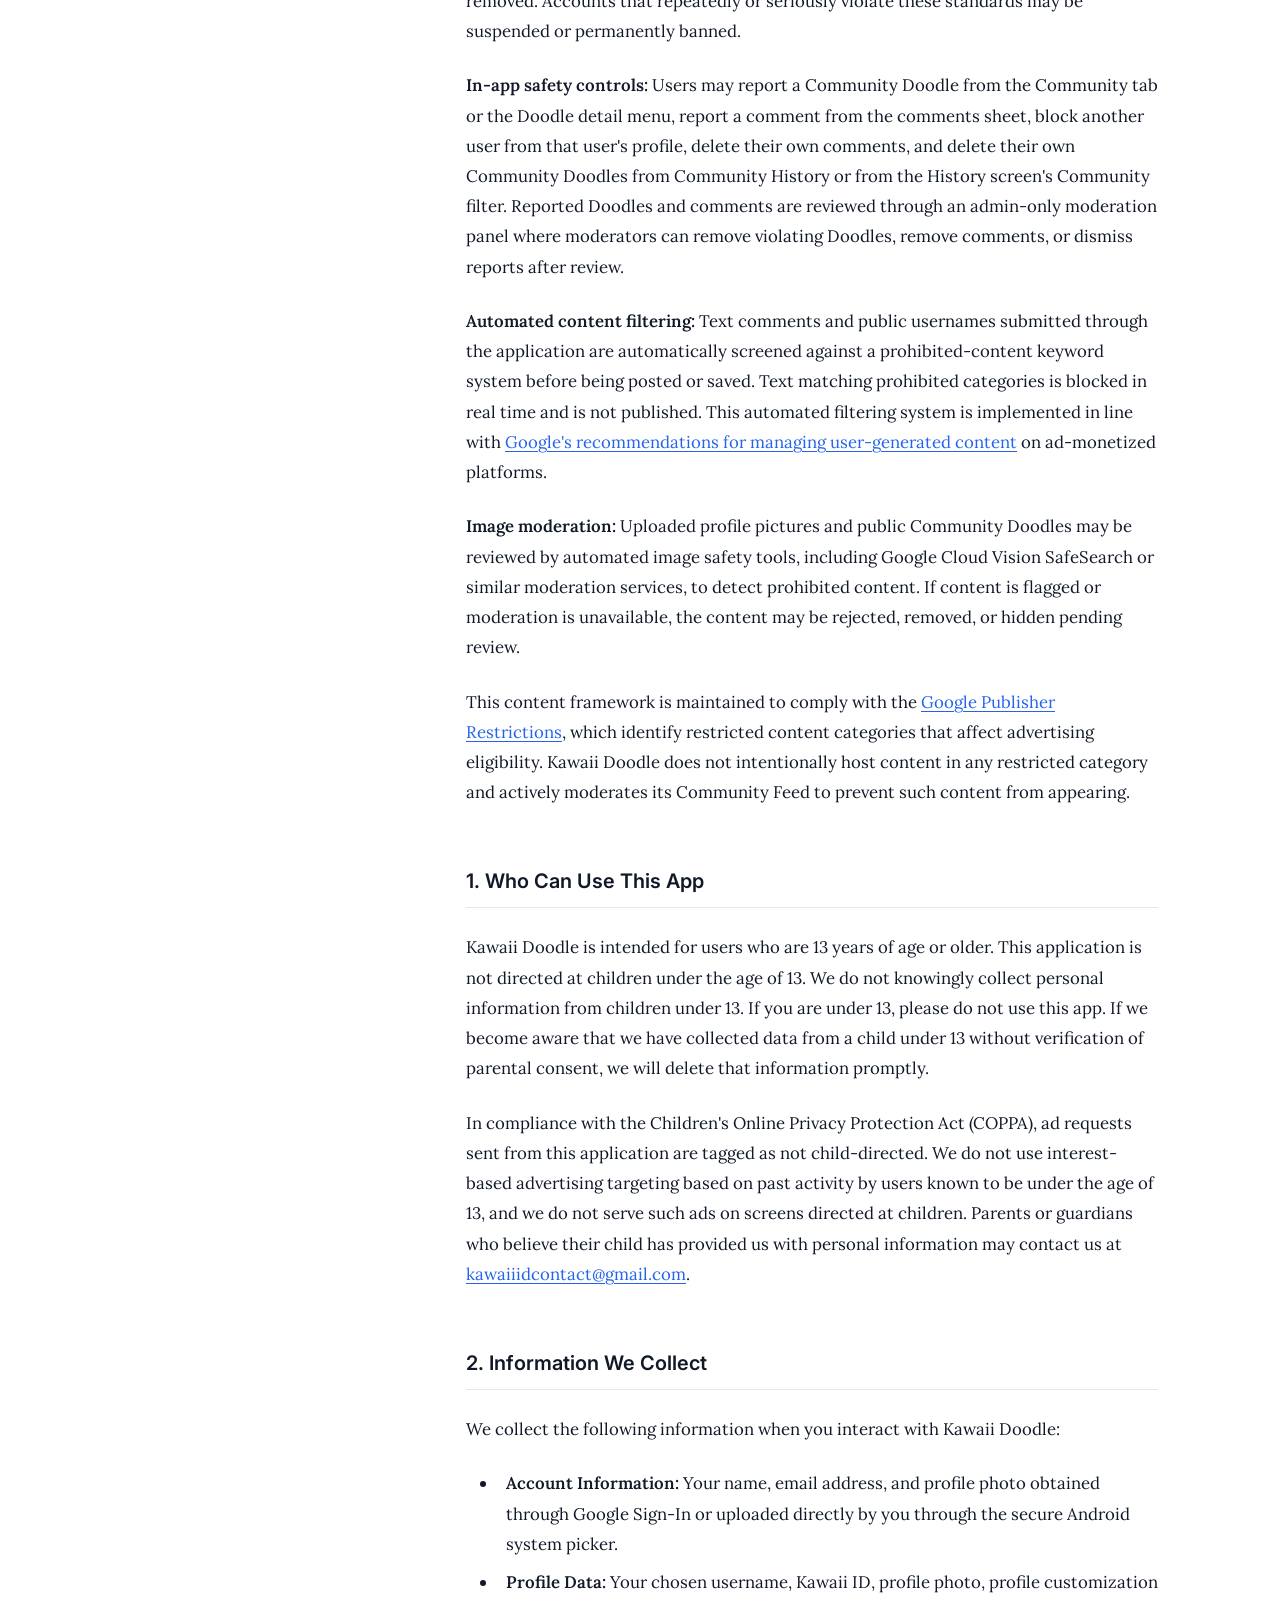
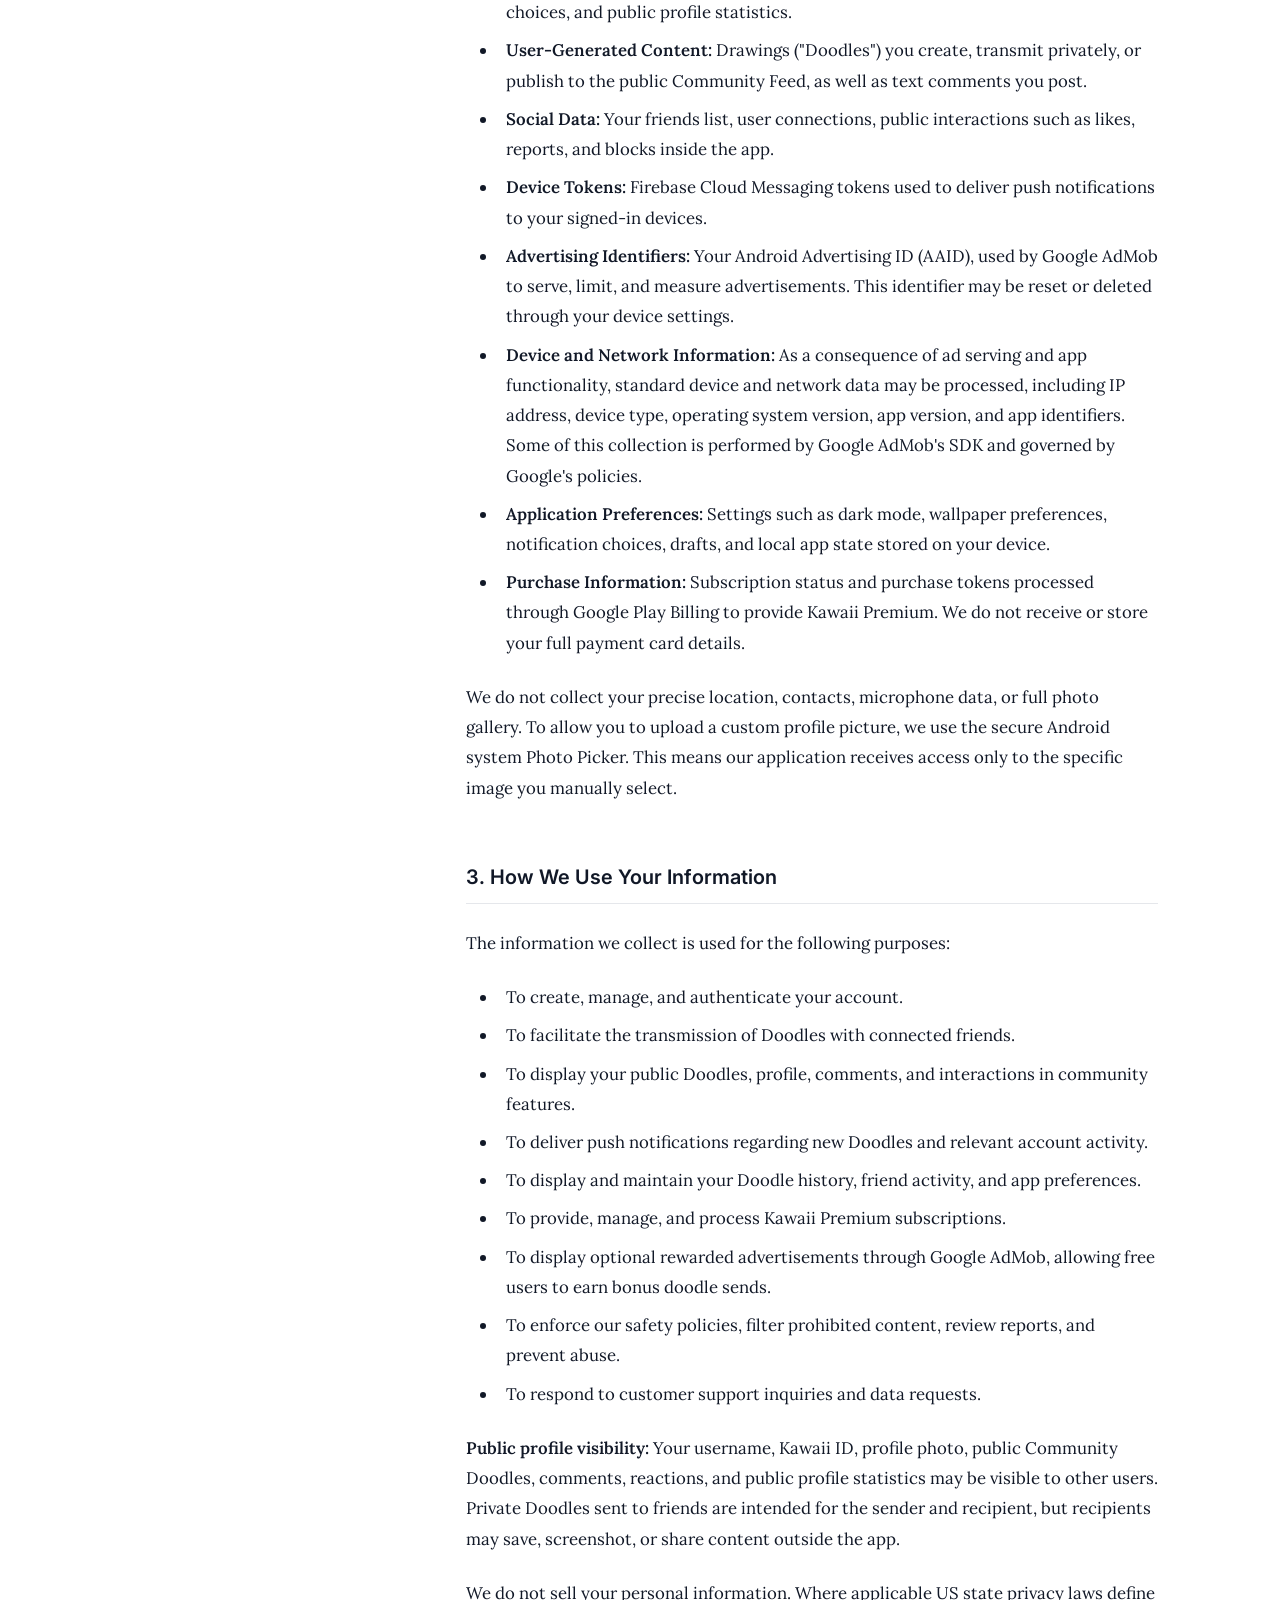
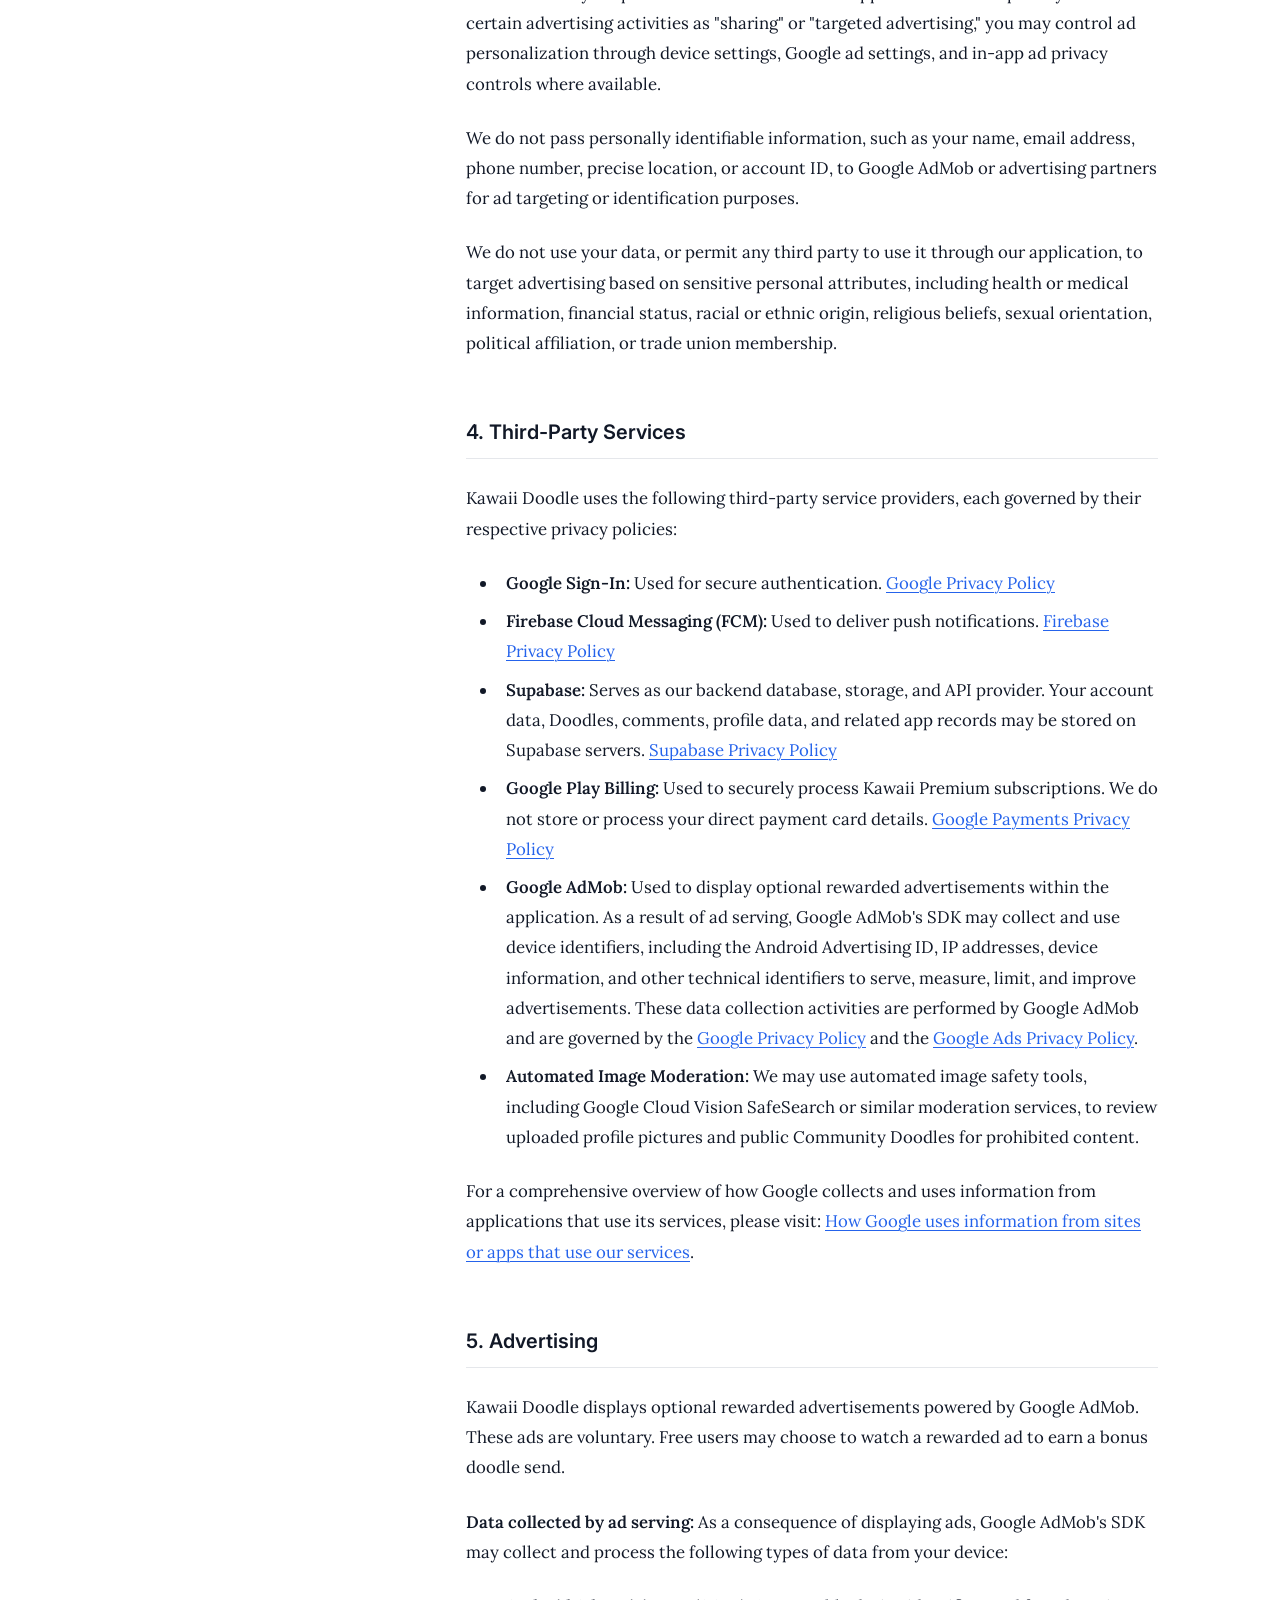
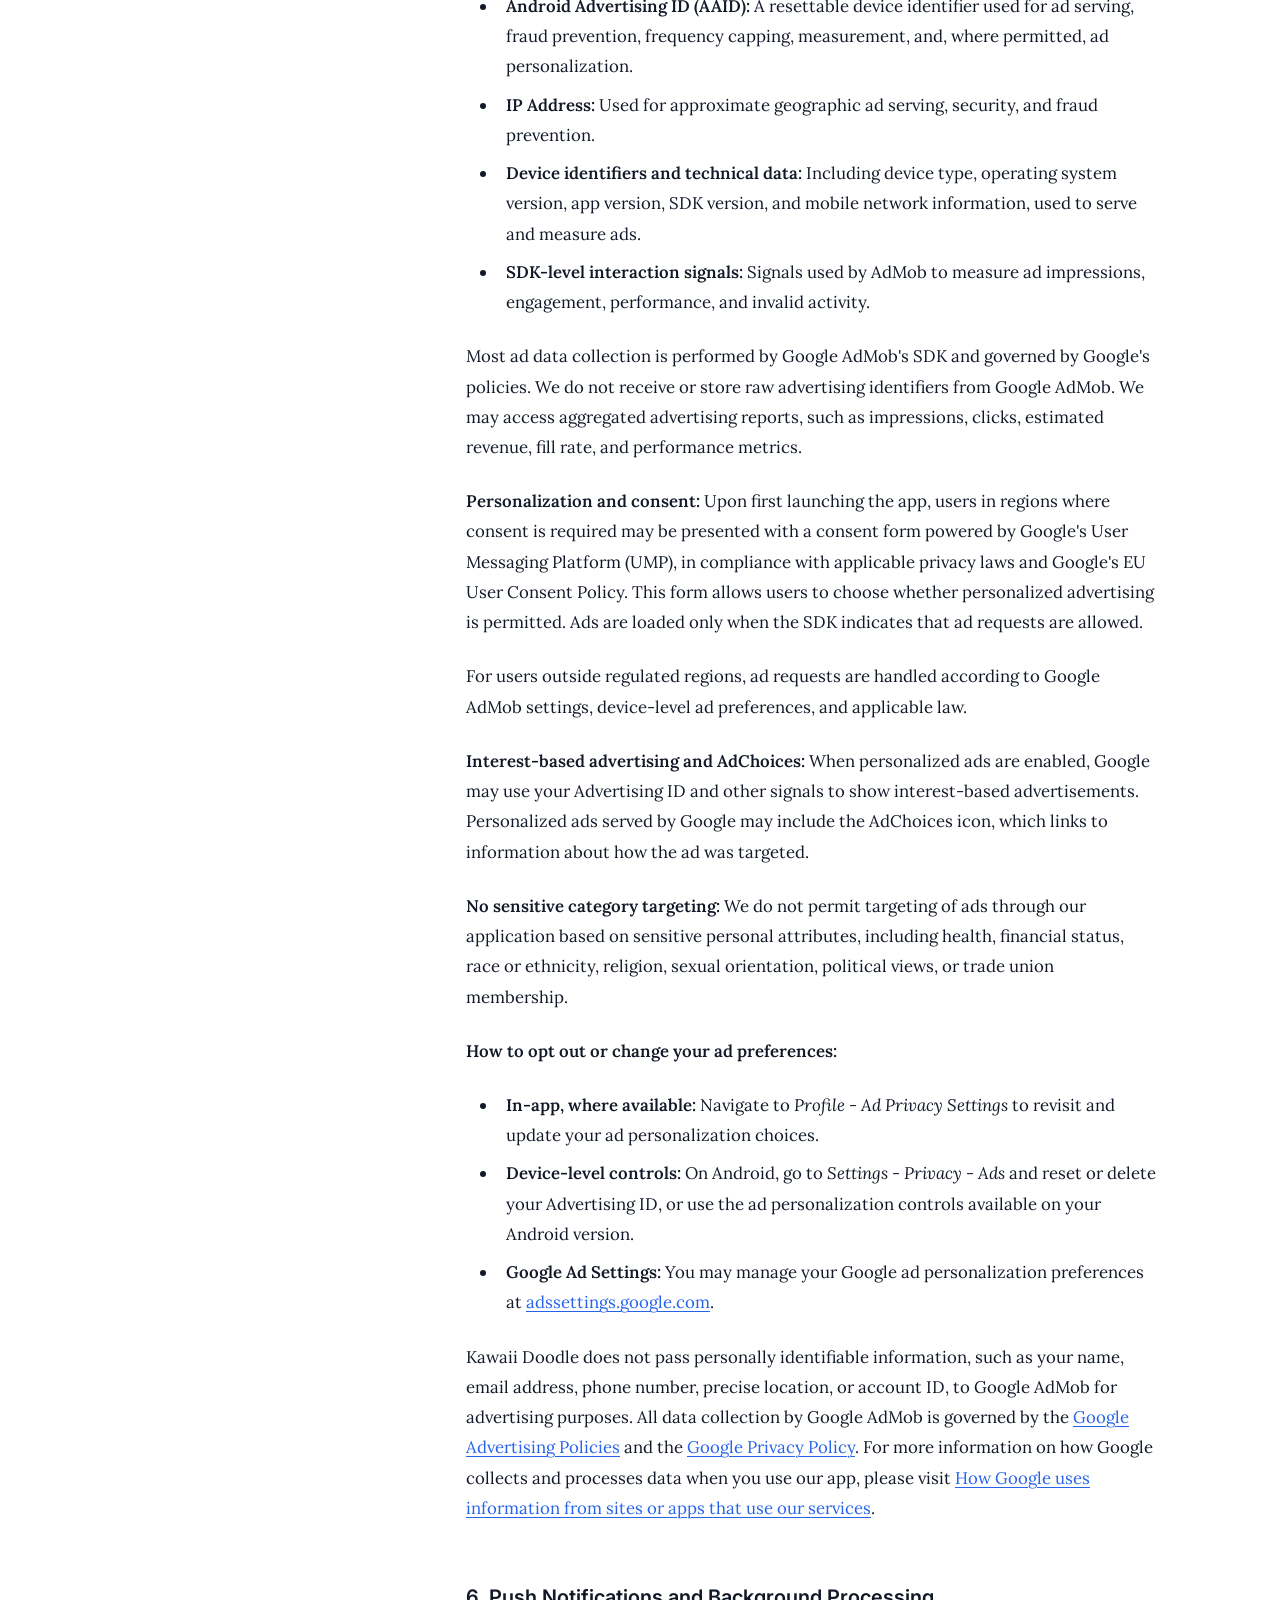
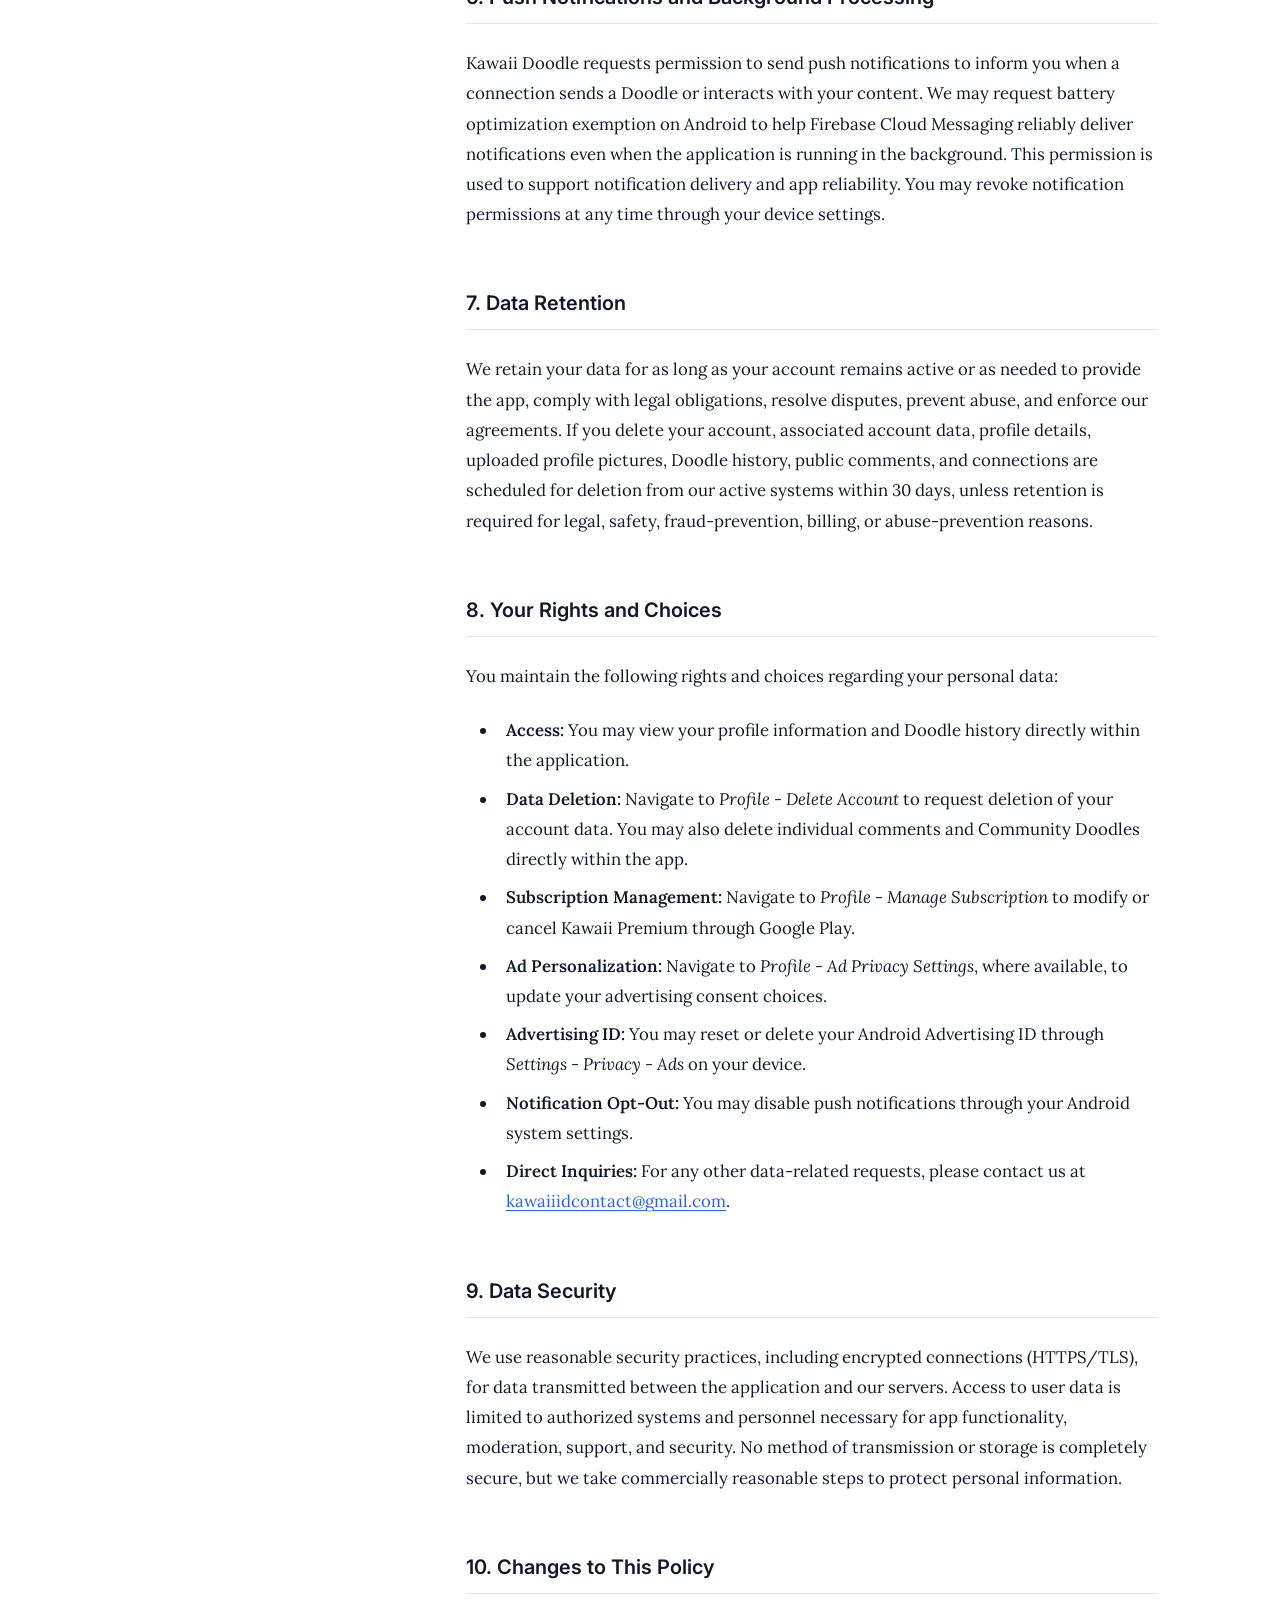
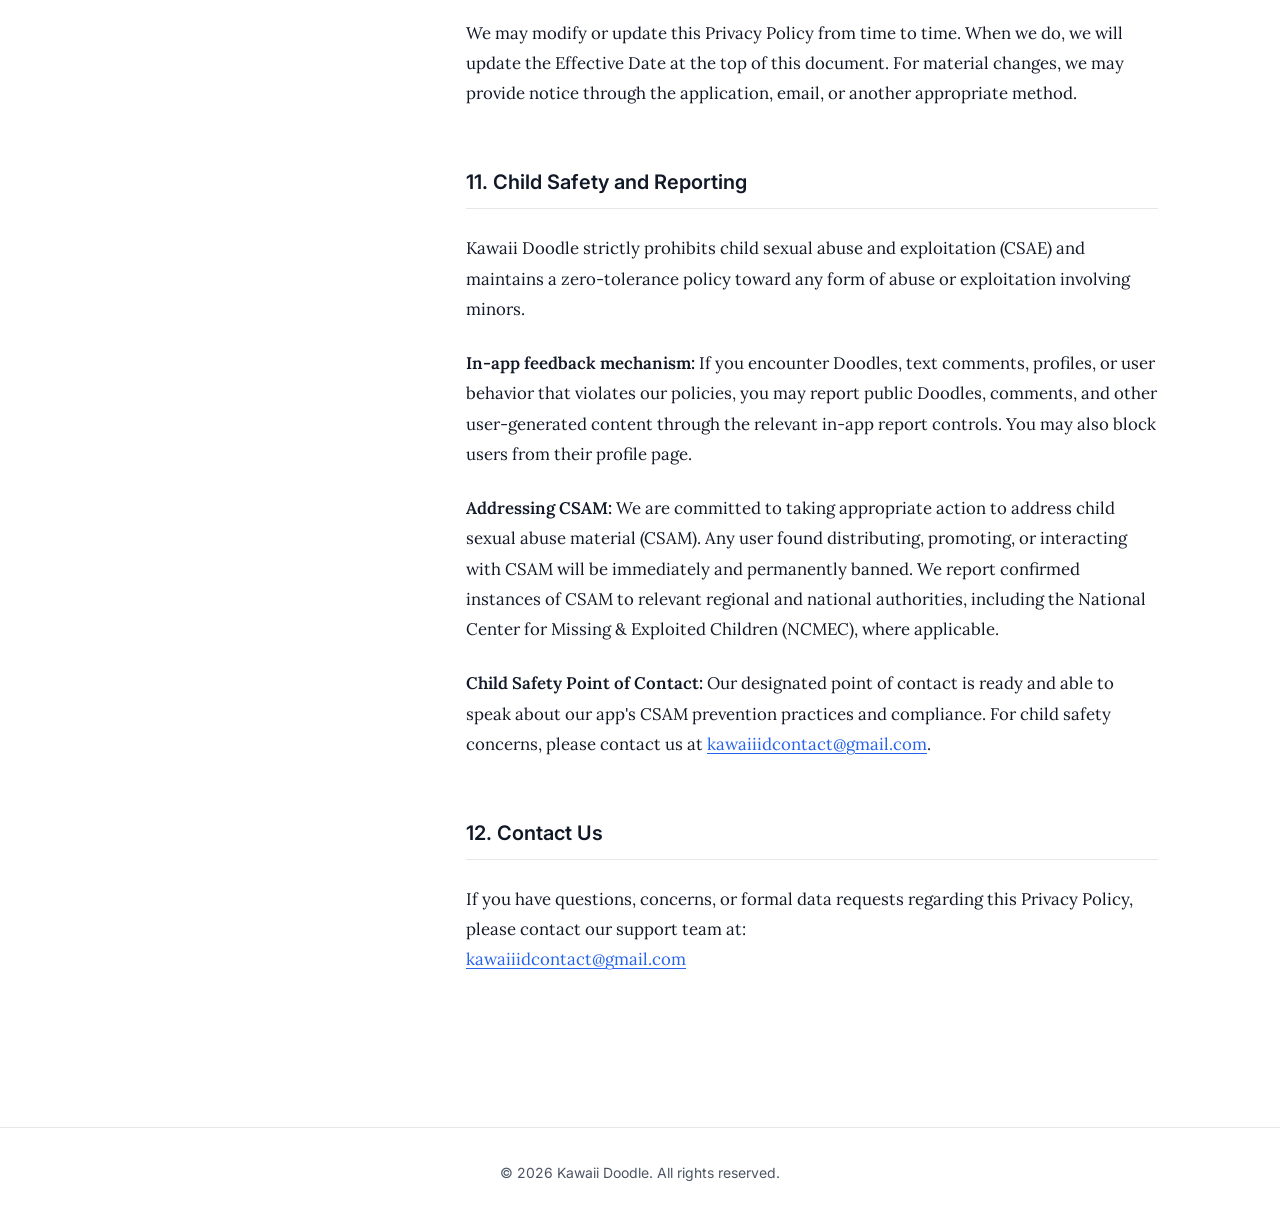
<file: privacy-policy.html>
<!DOCTYPE html>
<html lang="en">
<head>
  <meta charset="UTF-8" />
  <meta name="viewport" content="width=device-width, initial-scale=1.0" />
  <title>Kawaii Doodle - Privacy Policy</title>

  <link rel="preconnect" href="https://fonts.googleapis.com">
  <link rel="preconnect" href="https://fonts.gstatic.com" crossorigin>
  <link href="https://fonts.googleapis.com/css2?family=Inter:wght@500;600;700&family=Lora:wght@400;500;600&display=swap" rel="stylesheet">
  <style>
    :root {
      --bg-page: #ffffff;
      --bg-sidebar: #f8f9fa;
      --text-main: #111827;
      --text-muted: #4b5563;
      --border-color: #e5e7eb;
      --link-color: #2563eb;
      --link-hover: #1d4ed8;
      --highlight-bg: #eff6ff;
    }

    @media (prefers-color-scheme: dark) {
      :root {
        --bg-page: #0d1117;
        --bg-sidebar: #161b22;
        --text-main: #e6edf3;
        --text-muted: #8b949e;
        --border-color: #30363d;
        --link-color: #58a6ff;
        --link-hover: #79c0ff;
        --highlight-bg: #1f2937;
      }
    }

    *, *::before, *::after { box-sizing: border-box; margin: 0; padding: 0; }
    html { scroll-behavior: smooth; }

    body {
      font-family: 'Lora', Georgia, serif;
      background-color: var(--bg-page);
      color: var(--text-main);
      line-height: 1.8;
      font-size: 1.05rem;
      -webkit-font-smoothing: antialiased;
    }

    .legal-header {
      background-color: var(--bg-page);
      border-bottom: 2px solid var(--text-main);
      padding: 3rem 2rem;
      text-align: center;
      font-family: 'Inter', sans-serif;
    }

    .project-name {
      font-size: 0.875rem;
      text-transform: uppercase;
      letter-spacing: 0.1em;
      color: var(--text-muted);
      font-weight: 600;
      margin-bottom: 1rem;
    }

    .legal-header h1 {
      font-size: 2.5rem;
      font-weight: 700;
      letter-spacing: -0.02em;
      color: var(--text-main);
      margin-bottom: 1rem;
    }

    .document-meta {
      display: inline-flex;
      gap: 2rem;
      font-size: 0.9rem;
      color: var(--text-muted);
      border: 1px solid var(--border-color);
      padding: 0.75rem 1.5rem;
      border-radius: 4px;
      background: var(--bg-sidebar);
    }

    .container {
      max-width: 1100px;
      margin: 0 auto;
      padding: 4rem 2rem;
      display: grid;
      grid-template-columns: 280px 1fr;
      gap: 4rem;
      align-items: start;
    }

    .sidebar {
      position: sticky;
      top: 2rem;
      font-family: 'Inter', sans-serif;
    }

    .sidebar h3 {
      font-size: 0.75rem;
      text-transform: uppercase;
      letter-spacing: 0.05em;
      color: var(--text-muted);
      margin-bottom: 1rem;
      padding-bottom: 0.5rem;
      border-bottom: 1px solid var(--border-color);
    }

    .sidebar ul { list-style: none; }

    .sidebar li a {
      display: block;
      padding: 0.5rem 0.75rem;
      color: var(--text-muted);
      text-decoration: none;
      font-size: 0.9rem;
      border-radius: 4px;
      transition: all 0.2s;
      margin-left: -0.75rem;
    }

    .sidebar li a:hover, .sidebar li a.active {
      background-color: var(--highlight-bg);
      color: var(--link-color);
      font-weight: 500;
    }

    .document-body section {
      margin-bottom: 3.5rem;
      scroll-margin-top: 2rem;
    }

    .document-body h2 {
      font-family: 'Inter', sans-serif;
      font-size: 1.25rem;
      font-weight: 600;
      color: var(--text-main);
      margin-bottom: 1.5rem;
      padding-bottom: 0.5rem;
      border-bottom: 1px solid var(--border-color);
    }

    .document-body p { margin-bottom: 1.5rem; }

    .document-body strong {
      font-weight: 600;
      color: var(--text-main);
    }

    .document-body ul {
      margin-bottom: 1.5rem;
      padding-left: 2rem;
    }

    .document-body li {
      margin-bottom: 0.5rem;
      padding-left: 0.5rem;
    }

    .document-body a {
      color: var(--link-color);
      text-decoration: underline;
      text-decoration-thickness: 1px;
      text-underline-offset: 3px;
    }

    .document-body a:hover { color: var(--link-hover); }

    footer {
      text-align: center;
      padding: 2rem;
      font-family: 'Inter', sans-serif;
      font-size: 0.875rem;
      color: var(--text-muted);
      border-top: 1px solid var(--border-color);
      margin-top: 2rem;
    }

    @media print {
      body { background: white; color: black; font-size: 12pt; }
      .sidebar { display: none; }
      .container { display: block; padding: 0; }
      .document-body h2 { border-bottom: 1px solid black; }
      footer { display: none; }
      @page { margin: 1in; }
    }

    @media (max-width: 850px) {
      .container { grid-template-columns: 1fr; gap: 2rem; padding: 2rem 1.5rem; }
      .sidebar { display: none; }
      .legal-header { padding: 2rem 1rem; }
      .document-meta { flex-direction: column; gap: 0.5rem; align-items: center; text-align: center; }
    }
  </style>
</head>
<body>
  <header class="legal-header">
    <div class="project-name">Kawaii Doodle</div>
    <h1>Privacy Policy</h1>
    <div class="document-meta">
      <span><strong>Document ID:</strong> PRIV-2026-V2.4</span>
      <span><strong>Effective Date:</strong> May 11, 2026</span>
    </div>
  </header>

  <div class="container">
    <aside class="sidebar">
      <h3>Index</h3>
      <ul id="toc">
        <li><a href="#introduction" class="active">Introduction</a></li>
        <li><a href="#content-standards">Content Standards</a></li>
        <li><a href="#eligibility">1. Who Can Use This App</a></li>
        <li><a href="#information-collected">2. Information We Collect</a></li>
        <li><a href="#usage">3. How We Use Information</a></li>
        <li><a href="#third-party">4. Third-Party Services</a></li>
        <li><a href="#advertising">5. Advertising</a></li>
        <li><a href="#background-processing">6. Push Notifications</a></li>
        <li><a href="#data-retention">7. Data Retention</a></li>
        <li><a href="#rights-choices">8. Your Rights &amp; Choices</a></li>
        <li><a href="#data-security">9. Data Security</a></li>
        <li><a href="#policy-changes">10. Changes to Policy</a></li>
        <li><a href="#reporting">11. Child Safety &amp; Reporting</a></li>
        <li><a href="#contact">12. Contact Us</a></li>
      </ul>
    </aside>

    <main class="document-body">
      <section id="introduction">
        <p>Welcome to Kawaii Doodle ("we", "us", or "our"). This Privacy Policy explains what information we collect when you use our Android application, how we use it, how it may be shared, and your rights regarding your data. By using Kawaii Doodle, you acknowledge that we collect and use information as described in this Privacy Policy.</p>
        <p>For information on how Google collects and processes data when you use our application, please visit <a href="https://policies.google.com/technologies/partner-sites" target="_blank" rel="noopener">How Google uses information from sites or apps that use our services</a>.</p>
      </section>

      <section id="content-standards">
        <h2>Content Standards</h2>
        <p>Kawaii Doodle is a platform for sharing original hand-drawn artwork with friends and the community. All user-generated content, including Doodles posted to the Community Feed, text comments, usernames, public profile information, and custom profile pictures, must comply with our content standards. The following categories of content are strictly prohibited:</p>

        <ul>
          <li><strong>Sexual or explicit content:</strong> Nudity, sexually gratifying imagery, sexual fetishes, or content intended to cause sexual arousal.</li>
          <li><strong>Violence or graphic content:</strong> Gruesome, graphic, or gory imagery; depictions of real-world violence, torture, or execution.</li>
          <li><strong>Hate speech or discrimination:</strong> Content that incites hatred against, promotes discrimination of, or disparages individuals or groups based on race, ethnicity, religion, disability, age, nationality, sexual orientation, gender identity, or other protected characteristics.</li>
          <li><strong>Harassment or bullying:</strong> Content that harasses, intimidates, threatens, or targets specific individuals for abuse.</li>
          <li><strong>Dangerous content:</strong> Content promoting or depicting illegal drugs, weapons, explosives, self-harm instructions, or other dangerous activity.</li>
          <li><strong>Child sexual abuse material (CSAM):</strong> Any content that sexually exploits, depicts, or endangers minors. See Section 11 for our full child safety policy.</li>
          <li><strong>Spam or misleading content:</strong> Repetitive, off-topic, automated, or deliberately misleading submissions.</li>
        </ul>

        <p>We provide in-app reporting mechanisms for Community Feed Doodles and comments. Users may report content using categories such as sexual or explicit content, violence or graphic content, hate speech or discrimination, harassment or bullying, drugs, weapons, dangerous content, spam, not a drawing, underage or child safety concern, and other. Reported content is reviewed by our moderation team, and violating content is removed. Accounts that repeatedly or seriously violate these standards may be suspended or permanently banned.</p>

        <p><strong>In-app safety controls:</strong> Users may report a Community Doodle from the Community tab or the Doodle detail menu, report a comment from the comments sheet, block another user from that user's profile, delete their own comments, and delete their own Community Doodles from Community History or from the History screen's Community filter. Reported Doodles and comments are reviewed through an admin-only moderation panel where moderators can remove violating Doodles, remove comments, or dismiss reports after review.</p>

        <p><strong>Automated content filtering:</strong> Text comments and public usernames submitted through the application are automatically screened against a prohibited-content keyword system before being posted or saved. Text matching prohibited categories is blocked in real time and is not published. This automated filtering system is implemented in line with <a href="https://support.google.com/publisherpolicies/answer/11401695" target="_blank" rel="noopener">Google's recommendations for managing user-generated content</a> on ad-monetized platforms.</p>

        <p><strong>Image moderation:</strong> Uploaded profile pictures and public Community Doodles may be reviewed by automated image safety tools, including Google Cloud Vision SafeSearch or similar moderation services, to detect prohibited content. If content is flagged or moderation is unavailable, the content may be rejected, removed, or hidden pending review.</p>

        <p>This content framework is maintained to comply with the <a href="https://support.google.com/publisherpolicies/answer/11185380" target="_blank" rel="noopener">Google Publisher Restrictions</a>, which identify restricted content categories that affect advertising eligibility. Kawaii Doodle does not intentionally host content in any restricted category and actively moderates its Community Feed to prevent such content from appearing.</p>
      </section>

      <section id="eligibility">
        <h2>1. Who Can Use This App</h2>
        <p>Kawaii Doodle is intended for users who are 13 years of age or older. This application is not directed at children under the age of 13. We do not knowingly collect personal information from children under 13. If you are under 13, please do not use this app. If we become aware that we have collected data from a child under 13 without verification of parental consent, we will delete that information promptly.</p>
        <p>In compliance with the Children's Online Privacy Protection Act (COPPA), ad requests sent from this application are tagged as not child-directed. We do not use interest-based advertising targeting based on past activity by users known to be under the age of 13, and we do not serve such ads on screens directed at children. Parents or guardians who believe their child has provided us with personal information may contact us at <a href="mailto:kawaiiidcontact@gmail.com">kawaiiidcontact@gmail.com</a>.</p>
      </section>

      <section id="information-collected">
        <h2>2. Information We Collect</h2>
        <p>We collect the following information when you interact with Kawaii Doodle:</p>

        <ul>
          <li><strong>Account Information:</strong> Your name, email address, and profile photo obtained through Google Sign-In or uploaded directly by you through the secure Android system picker.</li>
          <li><strong>Profile Data:</strong> Your chosen username, Kawaii ID, profile photo, profile customization choices, and public profile statistics.</li>
          <li><strong>User-Generated Content:</strong> Drawings ("Doodles") you create, transmit privately, or publish to the public Community Feed, as well as text comments you post.</li>
          <li><strong>Social Data:</strong> Your friends list, user connections, public interactions such as likes, reports, and blocks inside the app.</li>
          <li><strong>Device Tokens:</strong> Firebase Cloud Messaging tokens used to deliver push notifications to your signed-in devices.</li>
          <li><strong>Advertising Identifiers:</strong> Your Android Advertising ID (AAID), used by Google AdMob to serve, limit, and measure advertisements. This identifier may be reset or deleted through your device settings.</li>
          <li><strong>Device and Network Information:</strong> As a consequence of ad serving and app functionality, standard device and network data may be processed, including IP address, device type, operating system version, app version, and app identifiers. Some of this collection is performed by Google AdMob's SDK and governed by Google's policies.</li>
          <li><strong>Application Preferences:</strong> Settings such as dark mode, wallpaper preferences, notification choices, drafts, and local app state stored on your device.</li>
          <li><strong>Purchase Information:</strong> Subscription status and purchase tokens processed through Google Play Billing to provide Kawaii Premium. We do not receive or store your full payment card details.</li>
        </ul>

        <p>We do not collect your precise location, contacts, microphone data, or full photo gallery. To allow you to upload a custom profile picture, we use the secure Android system Photo Picker. This means our application receives access only to the specific image you manually select.</p>
      </section>

      <section id="usage">
        <h2>3. How We Use Your Information</h2>
        <p>The information we collect is used for the following purposes:</p>

        <ul>
          <li>To create, manage, and authenticate your account.</li>
          <li>To facilitate the transmission of Doodles with connected friends.</li>
          <li>To display your public Doodles, profile, comments, and interactions in community features.</li>
          <li>To deliver push notifications regarding new Doodles and relevant account activity.</li>
          <li>To display and maintain your Doodle history, friend activity, and app preferences.</li>
          <li>To provide, manage, and process Kawaii Premium subscriptions.</li>
          <li>To display optional rewarded advertisements through Google AdMob, allowing free users to earn bonus doodle sends.</li>
          <li>To enforce our safety policies, filter prohibited content, review reports, and prevent abuse.</li>
          <li>To respond to customer support inquiries and data requests.</li>
        </ul>

        <p><strong>Public profile visibility:</strong> Your username, Kawaii ID, profile photo, public Community Doodles, comments, reactions, and public profile statistics may be visible to other users. Private Doodles sent to friends are intended for the sender and recipient, but recipients may save, screenshot, or share content outside the app.</p>

        <p>We do not sell your personal information. Where applicable US state privacy laws define certain advertising activities as "sharing" or "targeted advertising," you may control ad personalization through device settings, Google ad settings, and in-app ad privacy controls where available.</p>

        <p>We do not pass personally identifiable information, such as your name, email address, phone number, precise location, or account ID, to Google AdMob or advertising partners for ad targeting or identification purposes.</p>

        <p>We do not use your data, or permit any third party to use it through our application, to target advertising based on sensitive personal attributes, including health or medical information, financial status, racial or ethnic origin, religious beliefs, sexual orientation, political affiliation, or trade union membership.</p>
      </section>

      <section id="third-party">
        <h2>4. Third-Party Services</h2>
        <p>Kawaii Doodle uses the following third-party service providers, each governed by their respective privacy policies:</p>

        <ul>
          <li><strong>Google Sign-In:</strong> Used for secure authentication. <a href="https://policies.google.com/privacy" target="_blank" rel="noopener">Google Privacy Policy</a></li>
          <li><strong>Firebase Cloud Messaging (FCM):</strong> Used to deliver push notifications. <a href="https://firebase.google.com/support/privacy" target="_blank" rel="noopener">Firebase Privacy Policy</a></li>
          <li><strong>Supabase:</strong> Serves as our backend database, storage, and API provider. Your account data, Doodles, comments, profile data, and related app records may be stored on Supabase servers. <a href="https://supabase.com/privacy" target="_blank" rel="noopener">Supabase Privacy Policy</a></li>
          <li><strong>Google Play Billing:</strong> Used to securely process Kawaii Premium subscriptions. We do not store or process your direct payment card details. <a href="https://payments.google.com/payments/apis-secure/u/0/get_legal_document?ldo=0&amp;ldt=privacynotice" target="_blank" rel="noopener">Google Payments Privacy Policy</a></li>
          <li><strong>Google AdMob:</strong> Used to display optional rewarded advertisements within the application. As a result of ad serving, Google AdMob's SDK may collect and use device identifiers, including the Android Advertising ID, IP addresses, device information, and other technical identifiers to serve, measure, limit, and improve advertisements. These data collection activities are performed by Google AdMob and are governed by the <a href="https://policies.google.com/privacy" target="_blank" rel="noopener">Google Privacy Policy</a> and the <a href="https://policies.google.com/technologies/ads" target="_blank" rel="noopener">Google Ads Privacy Policy</a>.</li>
          <li><strong>Automated Image Moderation:</strong> We may use automated image safety tools, including Google Cloud Vision SafeSearch or similar moderation services, to review uploaded profile pictures and public Community Doodles for prohibited content.</li>
        </ul>

        <p>For a comprehensive overview of how Google collects and uses information from applications that use its services, please visit: <a href="https://policies.google.com/technologies/partner-sites" target="_blank" rel="noopener">How Google uses information from sites or apps that use our services</a>.</p>
      </section>

      <section id="advertising">
        <h2>5. Advertising</h2>
        <p>Kawaii Doodle displays optional rewarded advertisements powered by Google AdMob. These ads are voluntary. Free users may choose to watch a rewarded ad to earn a bonus doodle send.</p>

        <p><strong>Data collected by ad serving:</strong> As a consequence of displaying ads, Google AdMob's SDK may collect and process the following types of data from your device:</p>

        <ul>
          <li><strong>Android Advertising ID (AAID):</strong> A resettable device identifier used for ad serving, fraud prevention, frequency capping, measurement, and, where permitted, ad personalization.</li>
          <li><strong>IP Address:</strong> Used for approximate geographic ad serving, security, and fraud prevention.</li>
          <li><strong>Device identifiers and technical data:</strong> Including device type, operating system version, app version, SDK version, and mobile network information, used to serve and measure ads.</li>
          <li><strong>SDK-level interaction signals:</strong> Signals used by AdMob to measure ad impressions, engagement, performance, and invalid activity.</li>
        </ul>

        <p>Most ad data collection is performed by Google AdMob's SDK and governed by Google's policies. We do not receive or store raw advertising identifiers from Google AdMob. We may access aggregated advertising reports, such as impressions, clicks, estimated revenue, fill rate, and performance metrics.</p>

        <p><strong>Personalization and consent:</strong> Upon first launching the app, users in regions where consent is required may be presented with a consent form powered by Google's User Messaging Platform (UMP), in compliance with applicable privacy laws and Google's EU User Consent Policy. This form allows users to choose whether personalized advertising is permitted. Ads are loaded only when the SDK indicates that ad requests are allowed.</p>

        <p>For users outside regulated regions, ad requests are handled according to Google AdMob settings, device-level ad preferences, and applicable law.</p>

        <p><strong>Interest-based advertising and AdChoices:</strong> When personalized ads are enabled, Google may use your Advertising ID and other signals to show interest-based advertisements. Personalized ads served by Google may include the AdChoices icon, which links to information about how the ad was targeted.</p>

        <p><strong>No sensitive category targeting:</strong> We do not permit targeting of ads through our application based on sensitive personal attributes, including health, financial status, race or ethnicity, religion, sexual orientation, political views, or trade union membership.</p>

        <p><strong>How to opt out or change your ad preferences:</strong></p>

        <ul>
          <li><strong>In-app, where available:</strong> Navigate to <em>Profile - Ad Privacy Settings</em> to revisit and update your ad personalization choices.</li>
          <li><strong>Device-level controls:</strong> On Android, go to <em>Settings - Privacy - Ads</em> and reset or delete your Advertising ID, or use the ad personalization controls available on your Android version.</li>
          <li><strong>Google Ad Settings:</strong> You may manage your Google ad personalization preferences at <a href="https://adssettings.google.com" target="_blank" rel="noopener">adssettings.google.com</a>.</li>
        </ul>

        <p>Kawaii Doodle does not pass personally identifiable information, such as your name, email address, phone number, precise location, or account ID, to Google AdMob for advertising purposes. All data collection by Google AdMob is governed by the <a href="https://policies.google.com/technologies/ads" target="_blank" rel="noopener">Google Advertising Policies</a> and the <a href="https://policies.google.com/privacy" target="_blank" rel="noopener">Google Privacy Policy</a>. For more information on how Google collects and processes data when you use our app, please visit <a href="https://policies.google.com/technologies/partner-sites" target="_blank" rel="noopener">How Google uses information from sites or apps that use our services</a>.</p>
      </section>

      <section id="background-processing">
        <h2>6. Push Notifications and Background Processing</h2>
        <p>Kawaii Doodle requests permission to send push notifications to inform you when a connection sends a Doodle or interacts with your content. We may request battery optimization exemption on Android to help Firebase Cloud Messaging reliably deliver notifications even when the application is running in the background. This permission is used to support notification delivery and app reliability. You may revoke notification permissions at any time through your device settings.</p>
      </section>

      <section id="data-retention">
        <h2>7. Data Retention</h2>
        <p>We retain your data for as long as your account remains active or as needed to provide the app, comply with legal obligations, resolve disputes, prevent abuse, and enforce our agreements. If you delete your account, associated account data, profile details, uploaded profile pictures, Doodle history, public comments, and connections are scheduled for deletion from our active systems within 30 days, unless retention is required for legal, safety, fraud-prevention, billing, or abuse-prevention reasons.</p>
      </section>

      <section id="rights-choices">
        <h2>8. Your Rights and Choices</h2>
        <p>You maintain the following rights and choices regarding your personal data:</p>

        <ul>
          <li><strong>Access:</strong> You may view your profile information and Doodle history directly within the application.</li>
          <li><strong>Data Deletion:</strong> Navigate to <em>Profile - Delete Account</em> to request deletion of your account data. You may also delete individual comments and Community Doodles directly within the app.</li>
          <li><strong>Subscription Management:</strong> Navigate to <em>Profile - Manage Subscription</em> to modify or cancel Kawaii Premium through Google Play.</li>
          <li><strong>Ad Personalization:</strong> Navigate to <em>Profile - Ad Privacy Settings</em>, where available, to update your advertising consent choices.</li>
          <li><strong>Advertising ID:</strong> You may reset or delete your Android Advertising ID through <em>Settings - Privacy - Ads</em> on your device.</li>
          <li><strong>Notification Opt-Out:</strong> You may disable push notifications through your Android system settings.</li>
          <li><strong>Direct Inquiries:</strong> For any other data-related requests, please contact us at <a href="mailto:kawaiiidcontact@gmail.com">kawaiiidcontact@gmail.com</a>.</li>
        </ul>
      </section>

      <section id="data-security">
        <h2>9. Data Security</h2>
        <p>We use reasonable security practices, including encrypted connections (HTTPS/TLS), for data transmitted between the application and our servers. Access to user data is limited to authorized systems and personnel necessary for app functionality, moderation, support, and security. No method of transmission or storage is completely secure, but we take commercially reasonable steps to protect personal information.</p>
      </section>

      <section id="policy-changes">
        <h2>10. Changes to This Policy</h2>
        <p>We may modify or update this Privacy Policy from time to time. When we do, we will update the Effective Date at the top of this document. For material changes, we may provide notice through the application, email, or another appropriate method.</p>
      </section>

      <section id="reporting">
        <h2>11. Child Safety and Reporting</h2>
        <p>Kawaii Doodle strictly prohibits child sexual abuse and exploitation (CSAE) and maintains a zero-tolerance policy toward any form of abuse or exploitation involving minors.</p>
        <p><strong>In-app feedback mechanism:</strong> If you encounter Doodles, text comments, profiles, or user behavior that violates our policies, you may report public Doodles, comments, and other user-generated content through the relevant in-app report controls. You may also block users from their profile page.</p>
        <p><strong>Addressing CSAM:</strong> We are committed to taking appropriate action to address child sexual abuse material (CSAM). Any user found distributing, promoting, or interacting with CSAM will be immediately and permanently banned. We report confirmed instances of CSAM to relevant regional and national authorities, including the National Center for Missing &amp; Exploited Children (NCMEC), where applicable.</p>
        <p><strong>Child Safety Point of Contact:</strong> Our designated point of contact is ready and able to speak about our app's CSAM prevention practices and compliance. For child safety concerns, please contact us at <a href="mailto:kawaiiidcontact@gmail.com">kawaiiidcontact@gmail.com</a>.</p>
      </section>

      <section id="contact">
        <h2>12. Contact Us</h2>
        <p>If you have questions, concerns, or formal data requests regarding this Privacy Policy, please contact our support team at:<br />
        <a href="mailto:kawaiiidcontact@gmail.com">kawaiiidcontact@gmail.com</a></p>
      </section>
    </main>
  </div>

  <footer>
    <p>&copy; 2026 Kawaii Doodle. All rights reserved.</p>
  </footer>

  <script>
    document.addEventListener("DOMContentLoaded", () => {
      const sections = document.querySelectorAll(".document-body section");
      const navLinks = document.querySelectorAll(".sidebar a");

      const observer = new IntersectionObserver((entries) => {
        entries.forEach(entry => {
          if (entry.isIntersecting) {
            navLinks.forEach(link => link.classList.remove("active"));
            const activeLink = document.querySelector(`.sidebar a[href="#${entry.target.id}"]`);
            if (activeLink) activeLink.classList.add("active");
          }
        });
      }, { rootMargin: "-10% 0px -80% 0px" });

      sections.forEach(sec => observer.observe(sec));
    });
  </script>
</body>
</html>
</file>
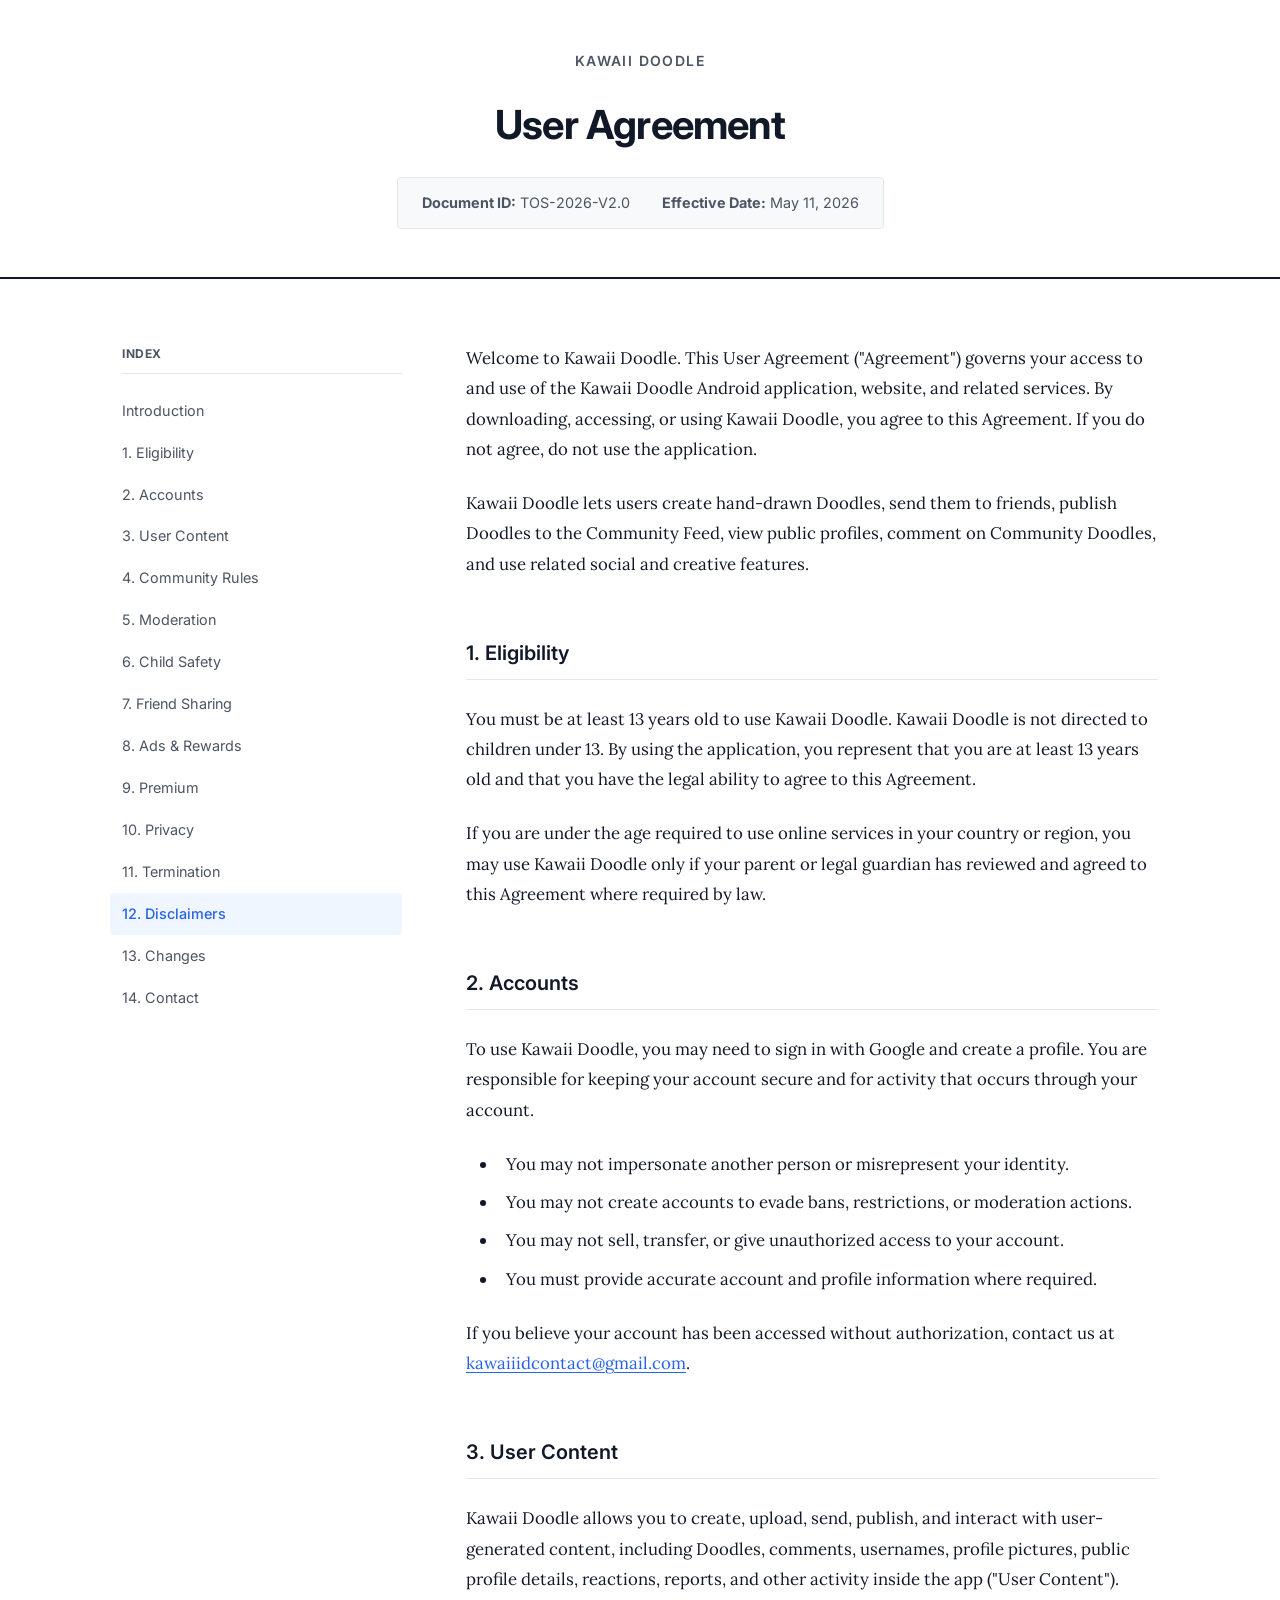
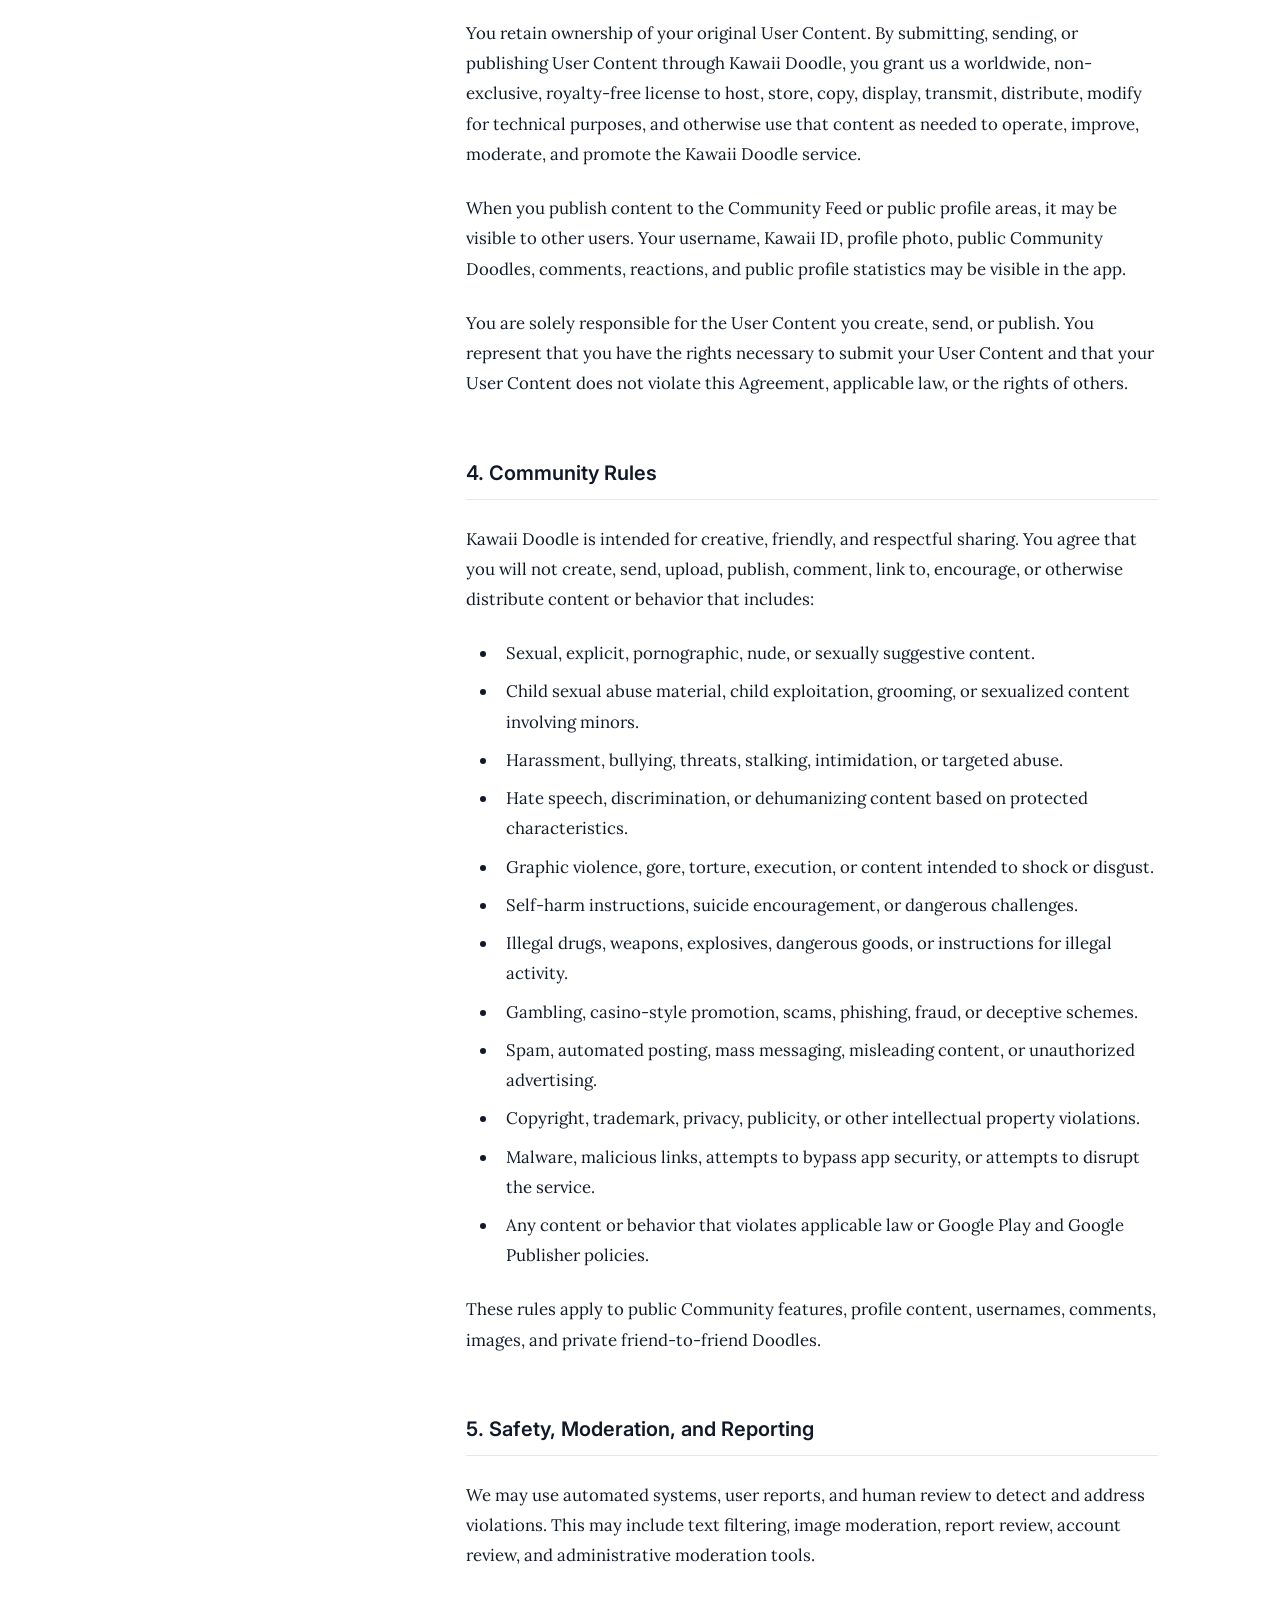
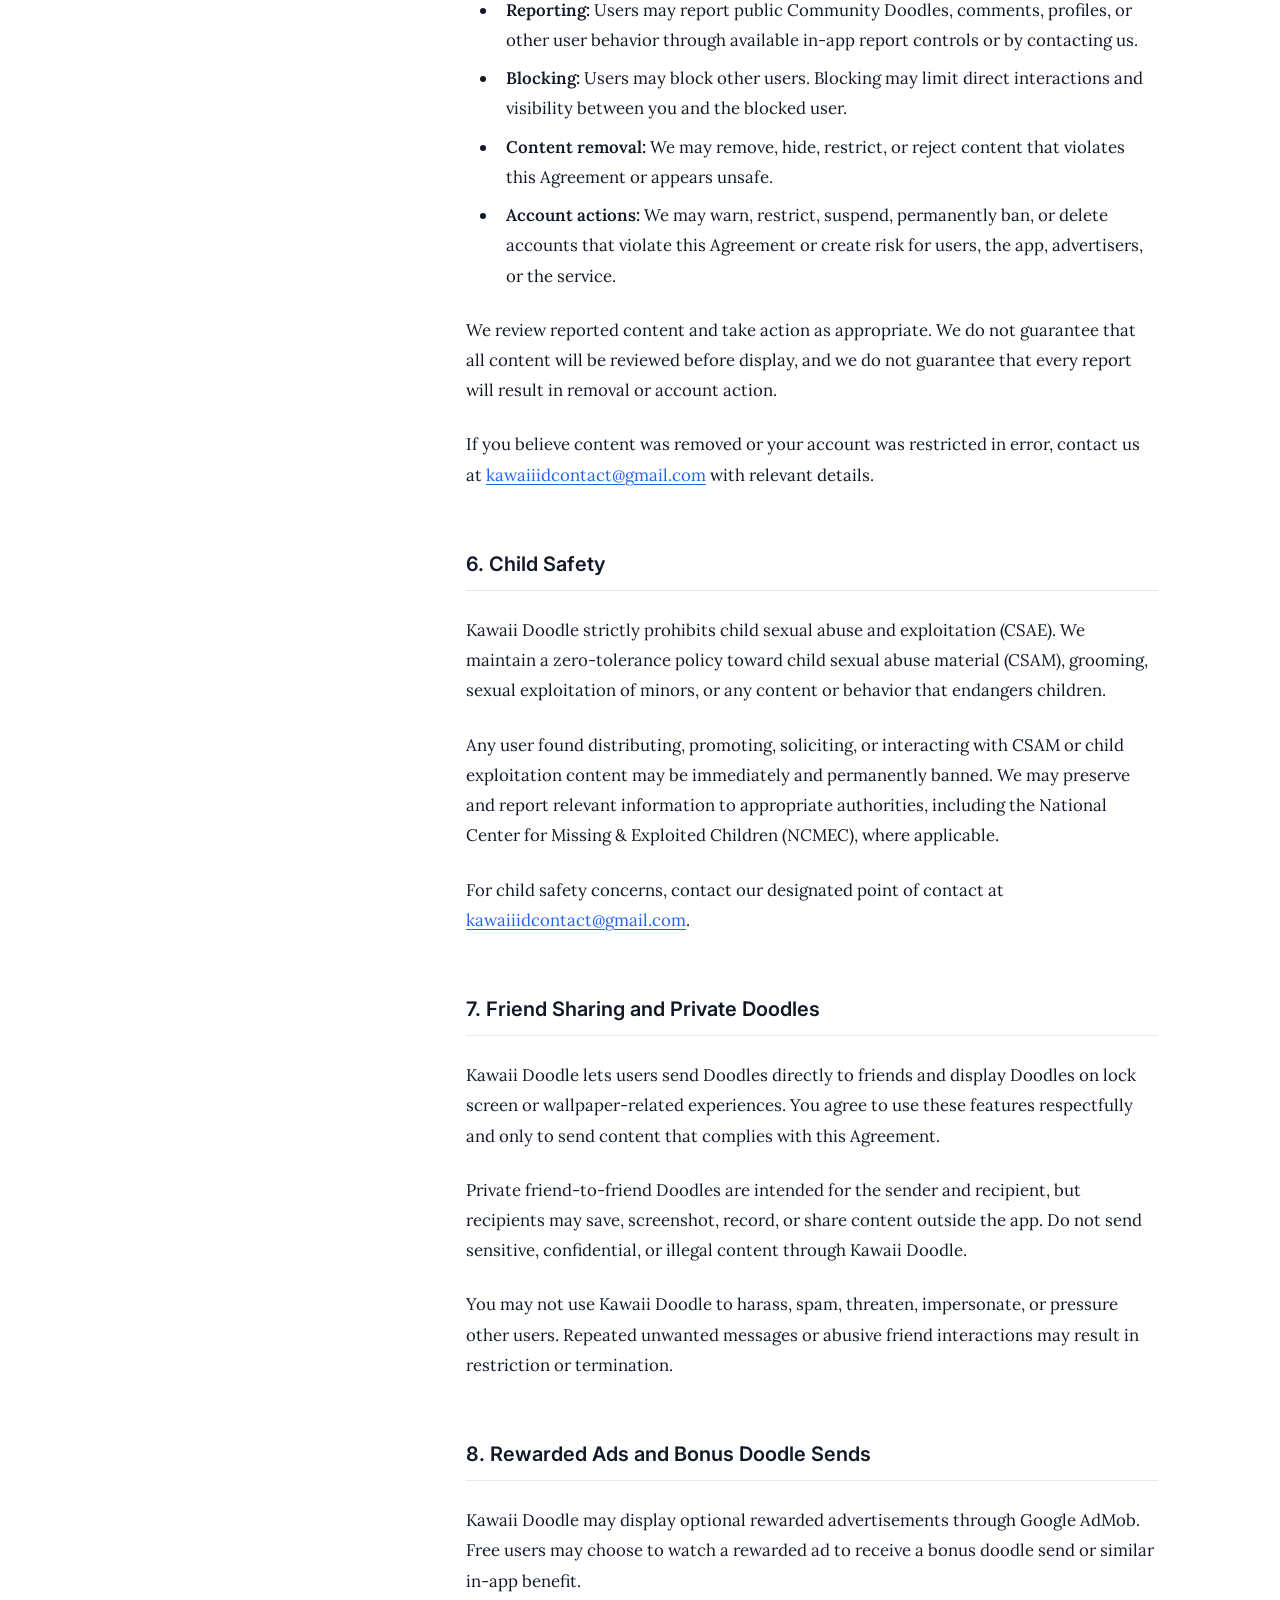
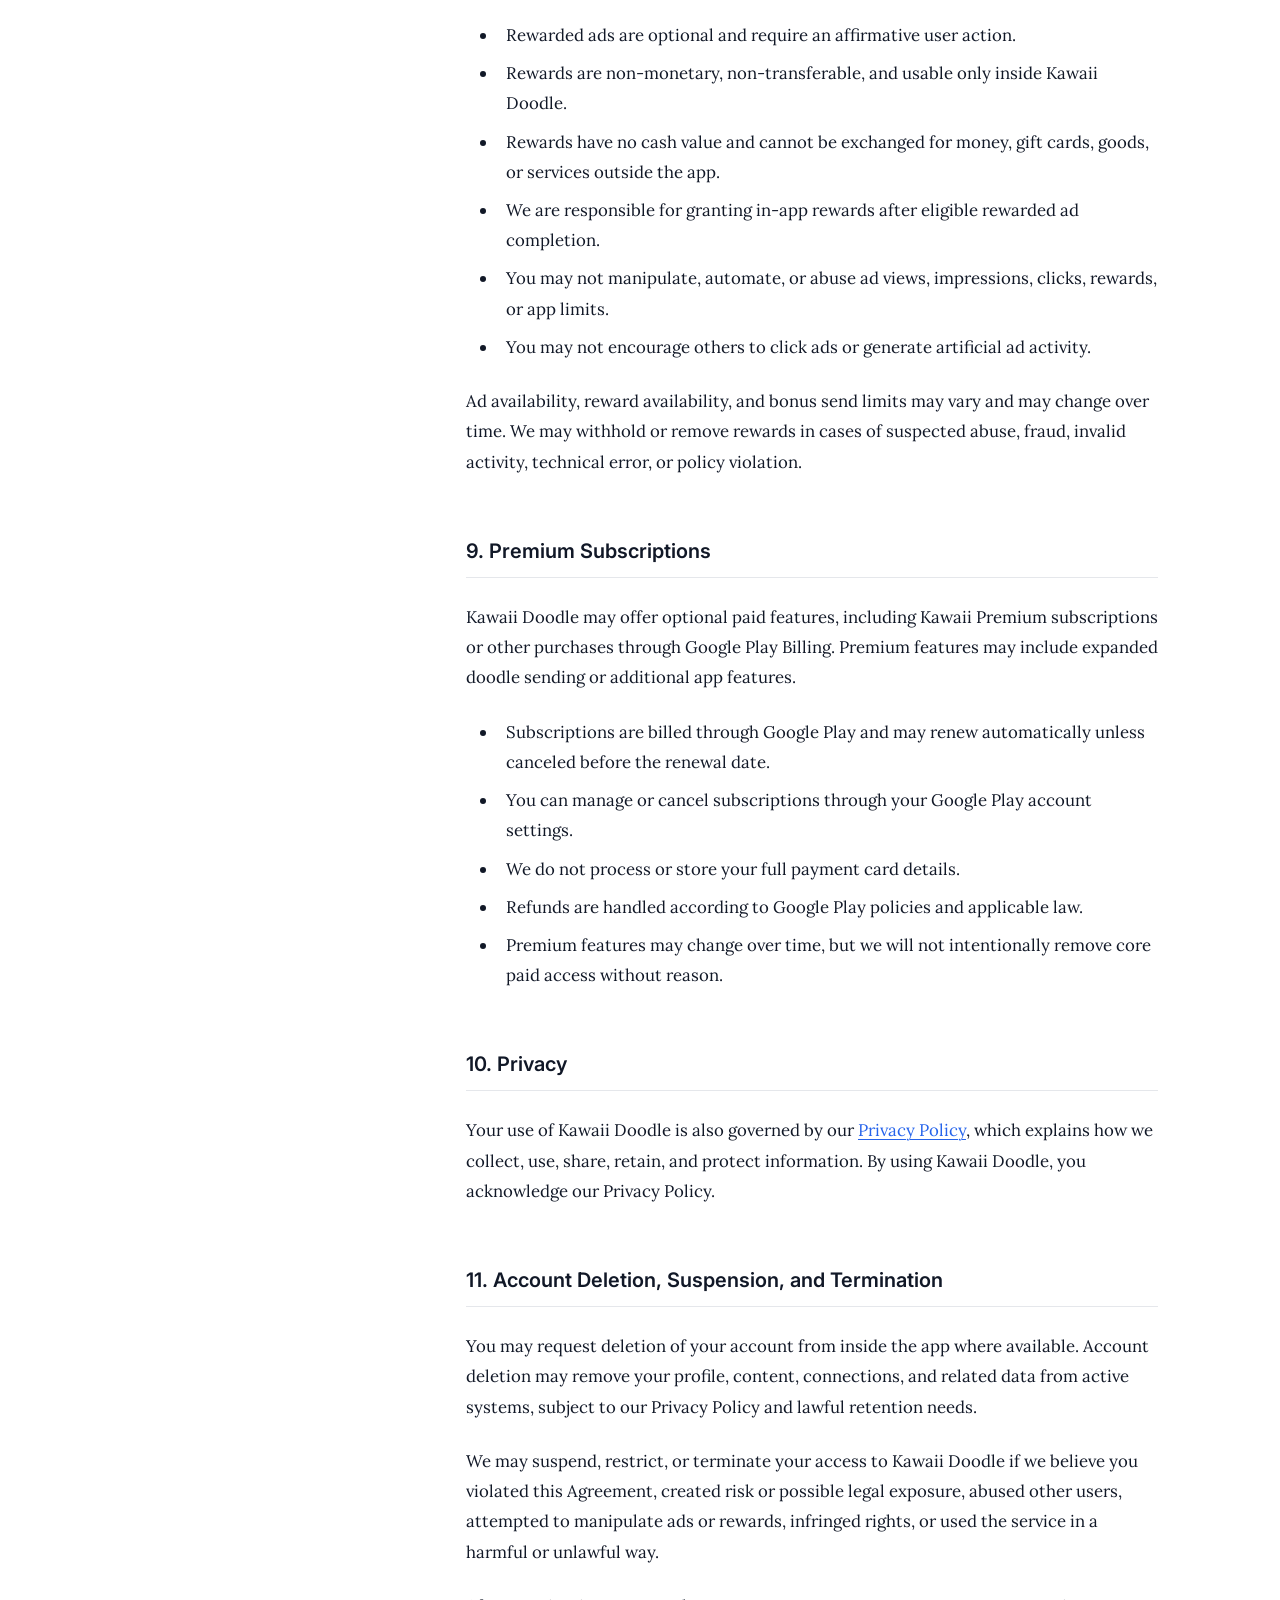
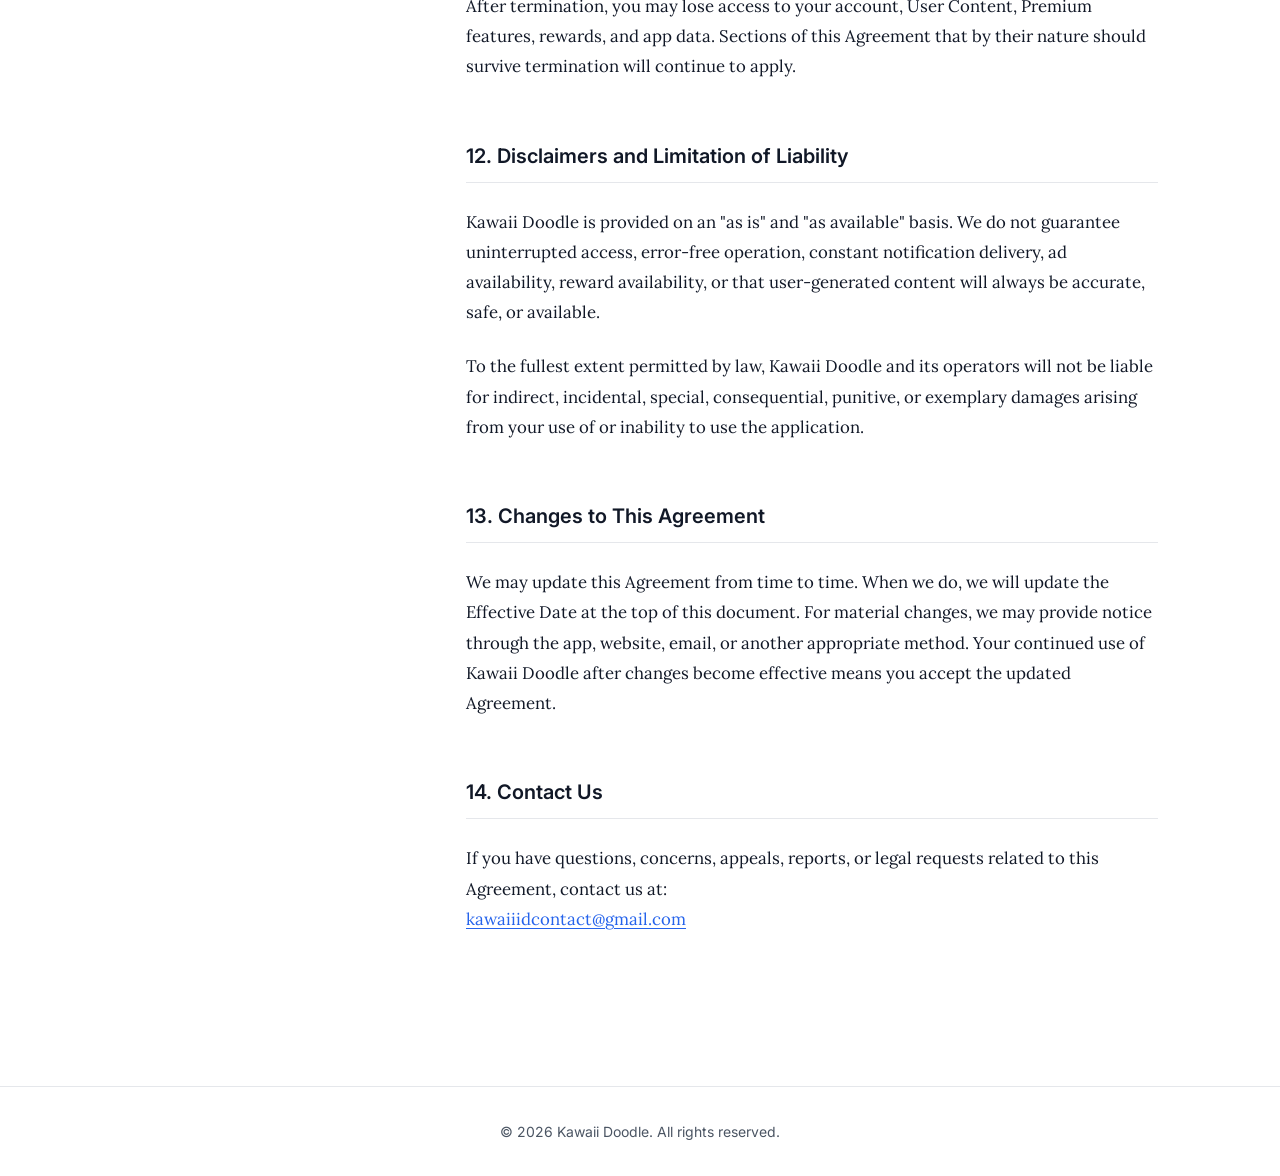
<file: user-agreement.html>
<!DOCTYPE html>
<html lang="en">
<head>
  <meta charset="UTF-8" />
  <meta name="viewport" content="width=device-width, initial-scale=1.0" />
  <title>Kawaii Doodle - User Agreement</title>

  <link rel="preconnect" href="https://fonts.googleapis.com">
  <link rel="preconnect" href="https://fonts.gstatic.com" crossorigin>
  <link href="https://fonts.googleapis.com/css2?family=Inter:wght@500;600;700&family=Lora:wght@400;500;600&display=swap" rel="stylesheet">

  <style>
    :root {
      --bg-page: #ffffff;
      --bg-sidebar: #f8f9fa;
      --text-main: #111827;
      --text-muted: #4b5563;
      --border-color: #e5e7eb;
      --link-color: #2563eb;
      --link-hover: #1d4ed8;
      --highlight-bg: #eff6ff;
    }

    @media (prefers-color-scheme: dark) {
      :root {
        --bg-page: #0d1117;
        --bg-sidebar: #161b22;
        --text-main: #e6edf3;
        --text-muted: #8b949e;
        --border-color: #30363d;
        --link-color: #58a6ff;
        --link-hover: #79c0ff;
        --highlight-bg: #1f2937;
      }
    }

    *, *::before, *::after { box-sizing: border-box; margin: 0; padding: 0; }
    html { scroll-behavior: smooth; }

    body {
      font-family: 'Lora', Georgia, serif;
      background-color: var(--bg-page);
      color: var(--text-main);
      line-height: 1.8;
      font-size: 1.05rem;
      -webkit-font-smoothing: antialiased;
    }

    .legal-header {
      background-color: var(--bg-page);
      border-bottom: 2px solid var(--text-main);
      padding: 3rem 2rem;
      text-align: center;
      font-family: 'Inter', sans-serif;
    }

    .project-name {
      font-size: 0.875rem;
      text-transform: uppercase;
      letter-spacing: 0.1em;
      color: var(--text-muted);
      font-weight: 600;
      margin-bottom: 1rem;
    }

    .legal-header h1 {
      font-size: 2.5rem;
      font-weight: 700;
      letter-spacing: -0.02em;
      color: var(--text-main);
      margin-bottom: 1rem;
    }

    .document-meta {
      display: inline-flex;
      gap: 2rem;
      font-size: 0.9rem;
      color: var(--text-muted);
      border: 1px solid var(--border-color);
      padding: 0.75rem 1.5rem;
      border-radius: 4px;
      background: var(--bg-sidebar);
    }

    .container {
      max-width: 1100px;
      margin: 0 auto;
      padding: 4rem 2rem;
      display: grid;
      grid-template-columns: 280px 1fr;
      gap: 4rem;
      align-items: start;
    }

    .sidebar {
      position: sticky;
      top: 2rem;
      font-family: 'Inter', sans-serif;
    }

    .sidebar h3 {
      font-size: 0.75rem;
      text-transform: uppercase;
      letter-spacing: 0.05em;
      color: var(--text-muted);
      margin-bottom: 1rem;
      padding-bottom: 0.5rem;
      border-bottom: 1px solid var(--border-color);
    }

    .sidebar ul { list-style: none; }

    .sidebar li a {
      display: block;
      padding: 0.5rem 0.75rem;
      color: var(--text-muted);
      text-decoration: none;
      font-size: 0.9rem;
      border-radius: 4px;
      transition: all 0.2s;
      margin-left: -0.75rem;
    }

    .sidebar li a:hover, .sidebar li a.active {
      background-color: var(--highlight-bg);
      color: var(--link-color);
      font-weight: 500;
    }

    .document-body section {
      margin-bottom: 3.5rem;
      scroll-margin-top: 2rem;
    }

    .document-body h2 {
      font-family: 'Inter', sans-serif;
      font-size: 1.25rem;
      font-weight: 600;
      color: var(--text-main);
      margin-bottom: 1.5rem;
      padding-bottom: 0.5rem;
      border-bottom: 1px solid var(--border-color);
    }

    .document-body p { margin-bottom: 1.5rem; }

    .document-body strong {
      font-weight: 600;
      color: var(--text-main);
    }

    .document-body ul {
      margin-bottom: 1.5rem;
      padding-left: 2rem;
    }

    .document-body li {
      margin-bottom: 0.5rem;
      padding-left: 0.5rem;
    }

    .document-body a {
      color: var(--link-color);
      text-decoration: underline;
      text-decoration-thickness: 1px;
      text-underline-offset: 3px;
    }

    .document-body a:hover { color: var(--link-hover); }

    footer {
      text-align: center;
      padding: 2rem;
      font-family: 'Inter', sans-serif;
      font-size: 0.875rem;
      color: var(--text-muted);
      border-top: 1px solid var(--border-color);
      margin-top: 2rem;
    }

    @media print {
      body { background: white; color: black; font-size: 12pt; }
      .sidebar { display: none; }
      .container { display: block; padding: 0; }
      .document-body h2 { border-bottom: 1px solid black; }
      footer { display: none; }
      @page { margin: 1in; }
    }

    @media (max-width: 850px) {
      .container { grid-template-columns: 1fr; gap: 2rem; padding: 2rem 1.5rem; }
      .sidebar { display: none; }
      .legal-header { padding: 2rem 1rem; }
      .document-meta { flex-direction: column; gap: 0.5rem; align-items: center; text-align: center; }
    }
  </style>
</head>
<body>
  <header class="legal-header">
    <div class="project-name">Kawaii Doodle</div>
    <h1>User Agreement</h1>
    <div class="document-meta">
      <span><strong>Document ID:</strong> TOS-2026-V2.0</span>
      <span><strong>Effective Date:</strong> May 11, 2026</span>
    </div>
  </header>

  <div class="container">
    <aside class="sidebar">
      <h3>Index</h3>
      <ul id="toc">
        <li><a href="#introduction" class="active">Introduction</a></li>
        <li><a href="#eligibility">1. Eligibility</a></li>
        <li><a href="#accounts">2. Accounts</a></li>
        <li><a href="#ugc">3. User Content</a></li>
        <li><a href="#community">4. Community Rules</a></li>
        <li><a href="#moderation">5. Moderation</a></li>
        <li><a href="#child-safety">6. Child Safety</a></li>
        <li><a href="#friends-private">7. Friend Sharing</a></li>
        <li><a href="#ads-rewards">8. Ads & Rewards</a></li>
        <li><a href="#subscriptions">9. Premium</a></li>
        <li><a href="#privacy">10. Privacy</a></li>
        <li><a href="#termination">11. Termination</a></li>
        <li><a href="#disclaimers">12. Disclaimers</a></li>
        <li><a href="#changes">13. Changes</a></li>
        <li><a href="#contact">14. Contact</a></li>
      </ul>
    </aside>

    <main class="document-body">
      <section id="introduction">
        <p>Welcome to Kawaii Doodle. This User Agreement ("Agreement") governs your access to and use of the Kawaii Doodle Android application, website, and related services. By downloading, accessing, or using Kawaii Doodle, you agree to this Agreement. If you do not agree, do not use the application.</p>
        <p>Kawaii Doodle lets users create hand-drawn Doodles, send them to friends, publish Doodles to the Community Feed, view public profiles, comment on Community Doodles, and use related social and creative features.</p>
      </section>

      <section id="eligibility">
        <h2>1. Eligibility</h2>
        <p>You must be at least 13 years old to use Kawaii Doodle. Kawaii Doodle is not directed to children under 13. By using the application, you represent that you are at least 13 years old and that you have the legal ability to agree to this Agreement.</p>
        <p>If you are under the age required to use online services in your country or region, you may use Kawaii Doodle only if your parent or legal guardian has reviewed and agreed to this Agreement where required by law.</p>
      </section>

      <section id="accounts">
        <h2>2. Accounts</h2>
        <p>To use Kawaii Doodle, you may need to sign in with Google and create a profile. You are responsible for keeping your account secure and for activity that occurs through your account.</p>
        <ul>
          <li>You may not impersonate another person or misrepresent your identity.</li>
          <li>You may not create accounts to evade bans, restrictions, or moderation actions.</li>
          <li>You may not sell, transfer, or give unauthorized access to your account.</li>
          <li>You must provide accurate account and profile information where required.</li>
        </ul>
        <p>If you believe your account has been accessed without authorization, contact us at <a href="mailto:kawaiiidcontact@gmail.com">kawaiiidcontact@gmail.com</a>.</p>
      </section>

      <section id="ugc">
        <h2>3. User Content</h2>
        <p>Kawaii Doodle allows you to create, upload, send, publish, and interact with user-generated content, including Doodles, comments, usernames, profile pictures, public profile details, reactions, reports, and other activity inside the app ("User Content").</p>
        <p>You retain ownership of your original User Content. By submitting, sending, or publishing User Content through Kawaii Doodle, you grant us a worldwide, non-exclusive, royalty-free license to host, store, copy, display, transmit, distribute, modify for technical purposes, and otherwise use that content as needed to operate, improve, moderate, and promote the Kawaii Doodle service.</p>
        <p>When you publish content to the Community Feed or public profile areas, it may be visible to other users. Your username, Kawaii ID, profile photo, public Community Doodles, comments, reactions, and public profile statistics may be visible in the app.</p>
        <p>You are solely responsible for the User Content you create, send, or publish. You represent that you have the rights necessary to submit your User Content and that your User Content does not violate this Agreement, applicable law, or the rights of others.</p>
      </section>

      <section id="community">
        <h2>4. Community Rules</h2>
        <p>Kawaii Doodle is intended for creative, friendly, and respectful sharing. You agree that you will not create, send, upload, publish, comment, link to, encourage, or otherwise distribute content or behavior that includes:</p>
        <ul>
          <li>Sexual, explicit, pornographic, nude, or sexually suggestive content.</li>
          <li>Child sexual abuse material, child exploitation, grooming, or sexualized content involving minors.</li>
          <li>Harassment, bullying, threats, stalking, intimidation, or targeted abuse.</li>
          <li>Hate speech, discrimination, or dehumanizing content based on protected characteristics.</li>
          <li>Graphic violence, gore, torture, execution, or content intended to shock or disgust.</li>
          <li>Self-harm instructions, suicide encouragement, or dangerous challenges.</li>
          <li>Illegal drugs, weapons, explosives, dangerous goods, or instructions for illegal activity.</li>
          <li>Gambling, casino-style promotion, scams, phishing, fraud, or deceptive schemes.</li>
          <li>Spam, automated posting, mass messaging, misleading content, or unauthorized advertising.</li>
          <li>Copyright, trademark, privacy, publicity, or other intellectual property violations.</li>
          <li>Malware, malicious links, attempts to bypass app security, or attempts to disrupt the service.</li>
          <li>Any content or behavior that violates applicable law or Google Play and Google Publisher policies.</li>
        </ul>
        <p>These rules apply to public Community features, profile content, usernames, comments, images, and private friend-to-friend Doodles.</p>
      </section>

      <section id="moderation">
        <h2>5. Safety, Moderation, and Reporting</h2>
        <p>We may use automated systems, user reports, and human review to detect and address violations. This may include text filtering, image moderation, report review, account review, and administrative moderation tools.</p>
        <ul>
          <li><strong>Reporting:</strong> Users may report public Community Doodles, comments, profiles, or other user behavior through available in-app report controls or by contacting us.</li>
          <li><strong>Blocking:</strong> Users may block other users. Blocking may limit direct interactions and visibility between you and the blocked user.</li>
          <li><strong>Content removal:</strong> We may remove, hide, restrict, or reject content that violates this Agreement or appears unsafe.</li>
          <li><strong>Account actions:</strong> We may warn, restrict, suspend, permanently ban, or delete accounts that violate this Agreement or create risk for users, the app, advertisers, or the service.</li>
        </ul>
        <p>We review reported content and take action as appropriate. We do not guarantee that all content will be reviewed before display, and we do not guarantee that every report will result in removal or account action.</p>
        <p>If you believe content was removed or your account was restricted in error, contact us at <a href="mailto:kawaiiidcontact@gmail.com">kawaiiidcontact@gmail.com</a> with relevant details.</p>
      </section>

      <section id="child-safety">
        <h2>6. Child Safety</h2>
        <p>Kawaii Doodle strictly prohibits child sexual abuse and exploitation (CSAE). We maintain a zero-tolerance policy toward child sexual abuse material (CSAM), grooming, sexual exploitation of minors, or any content or behavior that endangers children.</p>
        <p>Any user found distributing, promoting, soliciting, or interacting with CSAM or child exploitation content may be immediately and permanently banned. We may preserve and report relevant information to appropriate authorities, including the National Center for Missing &amp; Exploited Children (NCMEC), where applicable.</p>
        <p>For child safety concerns, contact our designated point of contact at <a href="mailto:kawaiiidcontact@gmail.com">kawaiiidcontact@gmail.com</a>.</p>
      </section>

      <section id="friends-private">
        <h2>7. Friend Sharing and Private Doodles</h2>
        <p>Kawaii Doodle lets users send Doodles directly to friends and display Doodles on lock screen or wallpaper-related experiences. You agree to use these features respectfully and only to send content that complies with this Agreement.</p>
        <p>Private friend-to-friend Doodles are intended for the sender and recipient, but recipients may save, screenshot, record, or share content outside the app. Do not send sensitive, confidential, or illegal content through Kawaii Doodle.</p>
        <p>You may not use Kawaii Doodle to harass, spam, threaten, impersonate, or pressure other users. Repeated unwanted messages or abusive friend interactions may result in restriction or termination.</p>
      </section>

      <section id="ads-rewards">
        <h2>8. Rewarded Ads and Bonus Doodle Sends</h2>
        <p>Kawaii Doodle may display optional rewarded advertisements through Google AdMob. Free users may choose to watch a rewarded ad to receive a bonus doodle send or similar in-app benefit.</p>
        <ul>
          <li>Rewarded ads are optional and require an affirmative user action.</li>
          <li>Rewards are non-monetary, non-transferable, and usable only inside Kawaii Doodle.</li>
          <li>Rewards have no cash value and cannot be exchanged for money, gift cards, goods, or services outside the app.</li>
          <li>We are responsible for granting in-app rewards after eligible rewarded ad completion.</li>
          <li>You may not manipulate, automate, or abuse ad views, impressions, clicks, rewards, or app limits.</li>
          <li>You may not encourage others to click ads or generate artificial ad activity.</li>
        </ul>
        <p>Ad availability, reward availability, and bonus send limits may vary and may change over time. We may withhold or remove rewards in cases of suspected abuse, fraud, invalid activity, technical error, or policy violation.</p>
      </section>

      <section id="subscriptions">
        <h2>9. Premium Subscriptions</h2>
        <p>Kawaii Doodle may offer optional paid features, including Kawaii Premium subscriptions or other purchases through Google Play Billing. Premium features may include expanded doodle sending or additional app features.</p>
        <ul>
          <li>Subscriptions are billed through Google Play and may renew automatically unless canceled before the renewal date.</li>
          <li>You can manage or cancel subscriptions through your Google Play account settings.</li>
          <li>We do not process or store your full payment card details.</li>
          <li>Refunds are handled according to Google Play policies and applicable law.</li>
          <li>Premium features may change over time, but we will not intentionally remove core paid access without reason.</li>
        </ul>
      </section>

      <section id="privacy">
        <h2>10. Privacy</h2>
        <p>Your use of Kawaii Doodle is also governed by our <a href="https://kawaiidoodle.netlify.app/privacy-policy.html" target="_blank" rel="noopener">Privacy Policy</a>, which explains how we collect, use, share, retain, and protect information. By using Kawaii Doodle, you acknowledge our Privacy Policy.</p>
      </section>

      <section id="termination">
        <h2>11. Account Deletion, Suspension, and Termination</h2>
        <p>You may request deletion of your account from inside the app where available. Account deletion may remove your profile, content, connections, and related data from active systems, subject to our Privacy Policy and lawful retention needs.</p>
        <p>We may suspend, restrict, or terminate your access to Kawaii Doodle if we believe you violated this Agreement, created risk or possible legal exposure, abused other users, attempted to manipulate ads or rewards, infringed rights, or used the service in a harmful or unlawful way.</p>
        <p>After termination, you may lose access to your account, User Content, Premium features, rewards, and app data. Sections of this Agreement that by their nature should survive termination will continue to apply.</p>
      </section>

      <section id="disclaimers">
        <h2>12. Disclaimers and Limitation of Liability</h2>
        <p>Kawaii Doodle is provided on an "as is" and "as available" basis. We do not guarantee uninterrupted access, error-free operation, constant notification delivery, ad availability, reward availability, or that user-generated content will always be accurate, safe, or available.</p>
        <p>To the fullest extent permitted by law, Kawaii Doodle and its operators will not be liable for indirect, incidental, special, consequential, punitive, or exemplary damages arising from your use of or inability to use the application.</p>
      </section>

      <section id="changes">
        <h2>13. Changes to This Agreement</h2>
        <p>We may update this Agreement from time to time. When we do, we will update the Effective Date at the top of this document. For material changes, we may provide notice through the app, website, email, or another appropriate method. Your continued use of Kawaii Doodle after changes become effective means you accept the updated Agreement.</p>
      </section>

      <section id="contact">
        <h2>14. Contact Us</h2>
        <p>If you have questions, concerns, appeals, reports, or legal requests related to this Agreement, contact us at:<br />
        <a href="mailto:kawaiiidcontact@gmail.com">kawaiiidcontact@gmail.com</a></p>
      </section>
    </main>
  </div>

  <footer>
    <p>&copy; 2026 Kawaii Doodle. All rights reserved.</p>
  </footer>

  <script>
    document.addEventListener("DOMContentLoaded", () => {
      const sections = document.querySelectorAll(".document-body section");
      const navLinks = document.querySelectorAll(".sidebar a");

      const observer = new IntersectionObserver((entries) => {
        entries.forEach(entry => {
          if (entry.isIntersecting) {
            navLinks.forEach(link => link.classList.remove("active"));
            const activeLink = document.querySelector(`.sidebar a[href="#${entry.target.id}"]`);
            if (activeLink) activeLink.classList.add("active");
          }
        });
      }, { rootMargin: "-10% 0px -80% 0px" });

      sections.forEach(sec => observer.observe(sec));
    });
  </script>
</body>
</html>
</file>
<file: styles.css>
:root {
  --bg: #fff8ff;
  --ink: #21172f;
  --muted: #705f86;
  --muted-2: #8d7d9f;
  --panel: rgba(255, 255, 255, 0.68);
  --panel-strong: rgba(255, 255, 255, 0.86);
  --border: rgba(140, 158, 255, 0.24);
  --primary: #8c9eff;
  --primary-deep: #6b55f5;
  --pink: #ff7ab8;
  --peach: #ffc59f;
  --cream: #fff3d8;
  --shadow: 0 28px 80px rgba(68, 48, 128, 0.20);
  --shadow-soft: 0 18px 50px rgba(68, 48, 128, 0.13);
  --radius-xl: 32px;
  --radius-lg: 24px;
  --radius-md: 18px;
  --container: 1180px;
}

* { box-sizing: border-box; }
html { scroll-behavior: smooth; }
body {
  margin: 0;
  font-family: Inter, system-ui, -apple-system, BlinkMacSystemFont, "Segoe UI", sans-serif;
  color: var(--ink);
  background:
    radial-gradient(circle at 8% 10%, rgba(255, 122, 184, 0.23), transparent 28rem),
    radial-gradient(circle at 92% 0%, rgba(140, 158, 255, 0.32), transparent 30rem),
    linear-gradient(135deg, #fff8ff 0%, #fff3e8 44%, #f4f5ff 100%);
  min-height: 100vh;
  overflow-x: hidden;
}

body.menu-open { overflow: hidden; }
img { max-width: 100%; display: block; }
a { color: inherit; text-decoration: none; }
button { font: inherit; }

.skip-link {
  position: fixed;
  left: 1rem;
  top: -5rem;
  z-index: 999;
  background: var(--ink);
  color: white;
  padding: .8rem 1rem;
  border-radius: 999px;
}
.skip-link:focus { top: 1rem; }

.noise {
  position: fixed;
  inset: 0;
  pointer-events: none;
  z-index: -1;
  opacity: .32;
  background-image: radial-gradient(rgba(33, 23, 47, .10) .65px, transparent .65px);
  background-size: 18px 18px;
  mask-image: linear-gradient(to bottom, black, transparent 84%);
}
.page-glow {
  position: fixed;
  width: 36rem;
  height: 36rem;
  border-radius: 50%;
  filter: blur(34px);
  opacity: .45;
  z-index: -2;
  pointer-events: none;
}
.page-glow-one { background: #ffc2e1; left: -14rem; top: 15rem; }
.page-glow-two { background: #b7c3ff; right: -15rem; top: 42rem; }

.container { width: min(var(--container), calc(100% - 40px)); margin: 0 auto; }
.section-pad { padding: 92px 0; }

.site-header {
  position: sticky;
  top: 0;
  z-index: 20;
  padding: 16px 0;
  backdrop-filter: blur(18px);
}
.nav-shell {
  width: min(1120px, calc(100% - 28px));
  margin: 0 auto;
  min-height: 68px;
  display: flex;
  align-items: center;
  justify-content: space-between;
  gap: 1rem;
  padding: 10px 12px 10px 16px;
  border: 1px solid rgba(255, 255, 255, .55);
  border-radius: 999px;
  background: rgba(255, 255, 255, .62);
  box-shadow: 0 16px 50px rgba(91, 68, 148, .12);
}
.brand { display: inline-flex; align-items: center; gap: 10px; font-weight: 900; letter-spacing: -.03em; }
.brand img { width: 42px; height: 42px; border-radius: 13px; box-shadow: 0 10px 28px rgba(99, 74, 196, .22); }
.nav-links { display: flex; align-items: center; gap: 4px; }
.nav-links a { padding: 12px 16px; border-radius: 999px; color: #4e3f62; font-weight: 800; font-size: .94rem; }
.nav-links a:hover { background: rgba(140, 158, 255, .13); color: var(--ink); }
.nav-links .nav-pill { background: #21172f; color: white; box-shadow: 0 12px 24px rgba(33, 23, 47, .18); }
.nav-links .nav-pill:hover { background: #3a2855; color: white; }
.nav-toggle { display: none; width: 48px; height: 48px; border: 0; border-radius: 999px; background: rgba(33, 23, 47, .08); cursor: pointer; }
.nav-toggle span { display: block; width: 20px; height: 2px; background: var(--ink); margin: 5px auto; border-radius: 999px; transition: transform .2s ease, opacity .2s ease; }

.hero { padding-top: 58px; }
.hero-grid { display: grid; grid-template-columns: minmax(0, 1.04fr) minmax(360px, .96fr); align-items: center; gap: 54px; }
.eyebrow, .section-kicker {
  display: inline-flex;
  align-items: center;
  gap: 8px;
  width: fit-content;
  padding: 9px 14px;
  border: 1px solid rgba(140, 158, 255, .28);
  border-radius: 999px;
  background: rgba(255, 255, 255, .58);
  color: #6b55f5;
  font-weight: 900;
  font-size: .86rem;
  letter-spacing: .01em;
  box-shadow: 0 10px 28px rgba(91, 68, 148, .08);
}
.spark { color: var(--pink); }
h1, h2, h3, p { margin-top: 0; }
h1, h2, h3 { font-family: Nunito, Inter, sans-serif; letter-spacing: -.045em; line-height: .98; }
h1 { font-size: clamp(3.4rem, 8vw, 7.9rem); margin: 24px 0 22px; max-width: 830px; }
h2 { font-size: clamp(2.35rem, 5.2vw, 5rem); margin: 16px 0 18px; }
h3 { font-size: 1.45rem; margin-bottom: 12px; }
p { color: var(--muted); line-height: 1.72; }
.hero-text { font-size: clamp(1.1rem, 2.1vw, 1.35rem); max-width: 670px; }
.hero-actions { display: flex; flex-wrap: wrap; gap: 14px; margin: 30px 0 34px; }
.btn {
  display: inline-flex;
  align-items: center;
  justify-content: center;
  min-height: 54px;
  padding: 0 22px;
  border-radius: 999px;
  font-weight: 900;
  border: 1px solid transparent;
  transition: transform .2s ease, box-shadow .2s ease, background .2s ease;
}
.btn:hover { transform: translateY(-2px); }
.btn-primary { color: white; background: linear-gradient(135deg, #ff72b6, #895cff 58%, #6a7fff); box-shadow: 0 18px 36px rgba(137, 92, 255, .28); }
.btn-secondary { background: rgba(255, 255, 255, .64); border-color: rgba(140, 158, 255, .22); box-shadow: 0 14px 32px rgba(91, 68, 148, .1); }
.btn-disabled { cursor: default; color: #655776; }
.btn-disabled:hover { transform: none; }
.hero-proof { display: grid; grid-template-columns: repeat(3, minmax(0, 1fr)); max-width: 640px; gap: 12px; }
.hero-proof div { padding: 16px; border-radius: 22px; background: rgba(255,255,255,.58); border: 1px solid rgba(255,255,255,.68); box-shadow: 0 16px 40px rgba(91, 68, 148, .08); }
.hero-proof strong, .hero-proof span { display: block; }
.hero-proof strong { font-size: .95rem; }
.hero-proof span { margin-top: 4px; color: var(--muted); font-size: .82rem; line-height: 1.35; }

.hero-art { position: relative; min-height: 620px; display: grid; place-items: center; }
.phone-wrap { position: relative; transform: rotate(2deg); filter: drop-shadow(0 32px 70px rgba(34, 20, 65, .24)); }
.phone-frame {
  width: min(390px, 86vw);
  border: 12px solid #1d1429;
  border-radius: 52px;
  background: linear-gradient(180deg, #1b1427, #31234d);
  padding: 16px;
  box-shadow: inset 0 0 0 1px rgba(255,255,255,.08);
}
.phone-top { display: flex; justify-content: space-between; align-items: center; color: white; font-weight: 900; padding: 6px 8px 16px; }
.phone-dot { width: 72px; height: 22px; border-radius: 999px; background: rgba(0,0,0,.35); }
.lock-card { background: var(--cream); border-radius: 36px; padding: 18px; box-shadow: inset 0 0 0 1px rgba(33, 23, 47, .08); }
.doodle-canvas { min-height: 265px; display: grid; place-items: center; background: rgba(255,255,255,.32); border-radius: 28px; }
.message-row { margin-top: 14px; display: flex; align-items: center; gap: 12px; background: rgba(33, 23, 47, .75); color: white; padding: 12px; border-radius: 22px; }
.message-row strong, .message-row span { display: block; }
.message-row span { color: rgba(255,255,255,.72); font-size: .84rem; margin-top: 2px; }
.avatar-mini { width: 42px; height: 42px; border-radius: 50%; display: grid; place-items: center; background: #6b55f5; font-weight: 900; }
.phone-buttons { display: grid; grid-template-columns: 1fr 1fr; gap: 10px; margin-top: 14px; }
.phone-buttons button { border: 0; border-radius: 999px; padding: 15px 10px; font-weight: 900; color: white; background: rgba(255,255,255,.12); }
.phone-buttons button:last-child { background: linear-gradient(135deg, #ff72b6, #8f56ff); }
.floating-note, .mini-card { position: absolute; z-index: 2; border: 1px solid rgba(255,255,255,.66); background: rgba(255,255,255,.66); backdrop-filter: blur(16px); box-shadow: var(--shadow-soft); }
.floating-note { padding: 12px 16px; border-radius: 18px; font-weight: 900; color: #6b55f5; animation: floaty 5s ease-in-out infinite; }
.note-one { left: 0; top: 90px; transform: rotate(-8deg); }
.note-two { right: 16px; bottom: 140px; transform: rotate(7deg); animation-delay: 1.2s; }
.mini-card { padding: 15px 16px; border-radius: 22px; }
.mini-card span, .mini-card strong { display: block; }
.mini-card span { color: var(--muted); font-size: .78rem; font-weight: 900; text-transform: uppercase; letter-spacing: .08em; }
.mini-card strong { margin-top: 5px; }
.mini-card-one { left: 18px; bottom: 78px; }
.mini-card-two { right: -10px; top: 180px; max-width: 190px; }

.soft-panel { position: relative; }
.soft-panel::before { content: ""; position: absolute; inset: 24px 0; z-index: -1; background: linear-gradient(135deg, rgba(255,255,255,.52), rgba(236,239,255,.50)); border-block: 1px solid rgba(255,255,255,.66); }
.two-col { display: grid; grid-template-columns: .88fr 1.12fr; gap: 48px; align-items: center; }
.story-card, .glass-card, .step-card, .feature-card, .flow-card, .privacy-card, .final-card {
  background: var(--panel);
  border: 1px solid rgba(255,255,255,.68);
  box-shadow: var(--shadow-soft);
  backdrop-filter: blur(22px);
}
.story-card { padding: clamp(26px, 4vw, 44px); border-radius: var(--radius-xl); font-size: 1.08rem; }
.story-card p:last-child { margin-bottom: 0; }
.center-copy { text-align: center; max-width: 780px; margin: 0 auto 42px; }
.center-copy .section-kicker { margin-inline: auto; }
.center-copy p { font-size: 1.08rem; }
.reason-grid, .feature-grid { display: grid; grid-template-columns: repeat(3, minmax(0, 1fr)); gap: 18px; }
.glass-card, .feature-card { padding: 28px; border-radius: var(--radius-lg); }
.card-icon { width: 54px; height: 54px; display: grid; place-items: center; border-radius: 18px; background: linear-gradient(135deg, rgba(255,122,184,.20), rgba(140,158,255,.24)); color: #6b55f5; font-size: 1.7rem; font-weight: 900; margin-bottom: 22px; }
.steps { display: grid; grid-template-columns: repeat(4, minmax(0, 1fr)); gap: 16px; counter-reset: step; }
.step-card { position: relative; overflow: hidden; min-height: 260px; padding: 28px; border-radius: 30px; }
.step-card::after { content: ""; position: absolute; width: 150px; height: 150px; right: -58px; bottom: -58px; border-radius: 50%; background: linear-gradient(135deg, rgba(255,122,184,.18), rgba(140,158,255,.22)); }
.step-card span { display: inline-grid; place-items: center; width: 54px; height: 54px; border-radius: 18px; background: #21172f; color: white; font-weight: 900; margin-bottom: 42px; }
.split-heading { display: grid; grid-template-columns: 1.05fr .95fr; gap: 40px; align-items: end; margin-bottom: 34px; }
.split-heading p { font-size: 1.08rem; margin-bottom: 12px; }
.feature-card { min-height: 210px; background: linear-gradient(180deg, rgba(255,255,255,.74), rgba(255,255,255,.48)); transition: transform .2s ease, box-shadow .2s ease; }
.feature-card:hover, .glass-card:hover, .step-card:hover { transform: translateY(-4px); box-shadow: var(--shadow); }
.experience { background: radial-gradient(circle at 50% 0%, rgba(255, 122, 184, .14), transparent 34rem); }
.experience-grid { display: grid; grid-template-columns: .82fr 1.18fr; gap: 40px; align-items: center; }
.flow-card { padding: 30px; border-radius: 34px; display: grid; grid-template-columns: 1fr auto 1fr auto 1fr auto 1fr; align-items: center; gap: 14px; }
.flow-step { min-height: 160px; display: flex; flex-direction: column; align-items: center; justify-content: center; text-align: center; padding: 18px; border-radius: 26px; background: rgba(255,255,255,.62); }
.flow-step span { font-size: 2rem; color: #6b55f5; margin-bottom: 12px; }
.flow-step strong { font-family: Nunito, Inter, sans-serif; font-size: 1.18rem; }
.flow-step small { color: var(--muted); margin-top: 6px; line-height: 1.35; }
.flow-line { width: 34px; height: 3px; border-radius: 999px; background: linear-gradient(90deg, #ff7ab8, #8c9eff); }
.app-shot-section { padding-top: 50px; }
.app-shot-grid { display: grid; grid-template-columns: 1fr .72fr; gap: 46px; align-items: center; }
.app-shot-copy p { font-size: 1.08rem; max-width: 620px; }
.screenshot-shell { width: min(310px, 78vw); margin-inline: auto; border-radius: 42px; padding: 10px; background: #171320; box-shadow: var(--shadow); transform: rotate(-1.5deg); }
.screenshot-shell img { border-radius: 32px; max-height: 620px; object-fit: cover; object-position: top; }
.privacy-card { border-radius: var(--radius-xl); padding: clamp(28px, 5vw, 52px); display: grid; grid-template-columns: 1fr auto; gap: 28px; align-items: center; }
.privacy-actions { display: grid; gap: 12px; justify-items: start; min-width: 230px; }
.text-link { color: #6b55f5; font-weight: 900; }
.text-link:hover { text-decoration: underline; }
.final-cta { padding-top: 70px; }
.final-card { position: relative; overflow: hidden; text-align: center; padding: clamp(32px, 6vw, 66px); border-radius: 42px; background: linear-gradient(135deg, rgba(255,255,255,.74), rgba(245,238,255,.68)); }
.final-card::before { content: ""; position: absolute; inset: auto -5% -40% -5%; height: 75%; background: radial-gradient(circle at 50% 0%, rgba(255,122,184,.22), transparent 60%); pointer-events: none; }
.final-card img { width: 118px; margin: 0 auto 14px; filter: drop-shadow(0 18px 26px rgba(80, 55, 144, .17)); }
.final-card p { max-width: 620px; margin-inline: auto; font-size: 1.08rem; }
.centered { justify-content: center; }
.site-footer { padding: 40px 0 54px; }
.footer-grid { display: flex; justify-content: space-between; gap: 28px; align-items: center; border-top: 1px solid rgba(140, 158, 255, .22); padding-top: 28px; }
.footer-brand img { width: 36px; height: 36px; }
.footer-grid p { margin: 10px 0 0; font-size: .95rem; }
.footer-links { display: flex; flex-wrap: wrap; gap: 14px; justify-content: flex-end; }
.footer-links a { color: var(--muted); font-weight: 800; }
.footer-links a:hover { color: #6b55f5; }

.reveal { opacity: 0; transform: translateY(22px); transition: opacity .7s ease, transform .7s ease; }
.reveal.visible { opacity: 1; transform: translateY(0); }
.delay-1 { transition-delay: .08s; }
.delay-2 { transition-delay: .16s; }
.delay-3 { transition-delay: .24s; }
@keyframes floaty { 0%,100% { translate: 0 0; } 50% { translate: 0 -14px; } }

@media (max-width: 960px) {
  .section-pad { padding: 72px 0; }
  .hero-grid, .two-col, .experience-grid, .app-shot-grid, .split-heading, .privacy-card { grid-template-columns: 1fr; }
  .hero-art { min-height: 560px; }
  .reason-grid, .feature-grid { grid-template-columns: repeat(2, minmax(0, 1fr)); }
  .steps { grid-template-columns: repeat(2, minmax(0, 1fr)); }
  .flow-card { grid-template-columns: 1fr; }
  .flow-line { width: 3px; height: 26px; justify-self: center; }
  .privacy-actions { min-width: 0; }
}

@media (max-width: 720px) {
  .container { width: min(100% - 28px, var(--container)); }
  .site-header { padding: 10px 0; }
  .nav-shell { min-height: 62px; border-radius: 28px; }
  .nav-toggle { display: inline-block; }
  .nav-links {
    position: fixed;
    left: 14px;
    right: 14px;
    top: 88px;
    display: grid;
    gap: 8px;
    padding: 14px;
    background: rgba(255,255,255,.88);
    border: 1px solid rgba(255,255,255,.72);
    border-radius: 24px;
    box-shadow: var(--shadow-soft);
    backdrop-filter: blur(18px);
    opacity: 0;
    pointer-events: none;
    transform: translateY(-10px);
    transition: opacity .2s ease, transform .2s ease;
  }
  .nav-links.open { opacity: 1; pointer-events: auto; transform: translateY(0); }
  .nav-links a { padding: 15px 16px; }
  .nav-toggle.open span:nth-child(1) { transform: translateY(7px) rotate(45deg); }
  .nav-toggle.open span:nth-child(2) { opacity: 0; }
  .nav-toggle.open span:nth-child(3) { transform: translateY(-7px) rotate(-45deg); }
  .hero { padding-top: 38px; }
  h1 { font-size: clamp(3.1rem, 15vw, 5rem); }
  h2 { font-size: clamp(2.25rem, 11vw, 3.5rem); }
  .hero-proof, .reason-grid, .feature-grid, .steps { grid-template-columns: 1fr; }
  .hero-art { min-height: 560px; }
  .phone-frame { width: min(340px, 88vw); border-radius: 44px; }
  .doodle-canvas { min-height: 220px; }
  .floating-note, .mini-card { display: none; }
  .footer-grid { align-items: flex-start; flex-direction: column; }
  .footer-links { justify-content: flex-start; }
}

@media (prefers-reduced-motion: reduce) {
  *, *::before, *::after { animation-duration: .01ms !important; animation-iteration-count: 1 !important; scroll-behavior: auto !important; transition-duration: .01ms !important; }
  .reveal { opacity: 1; transform: none; }
}
</file>
